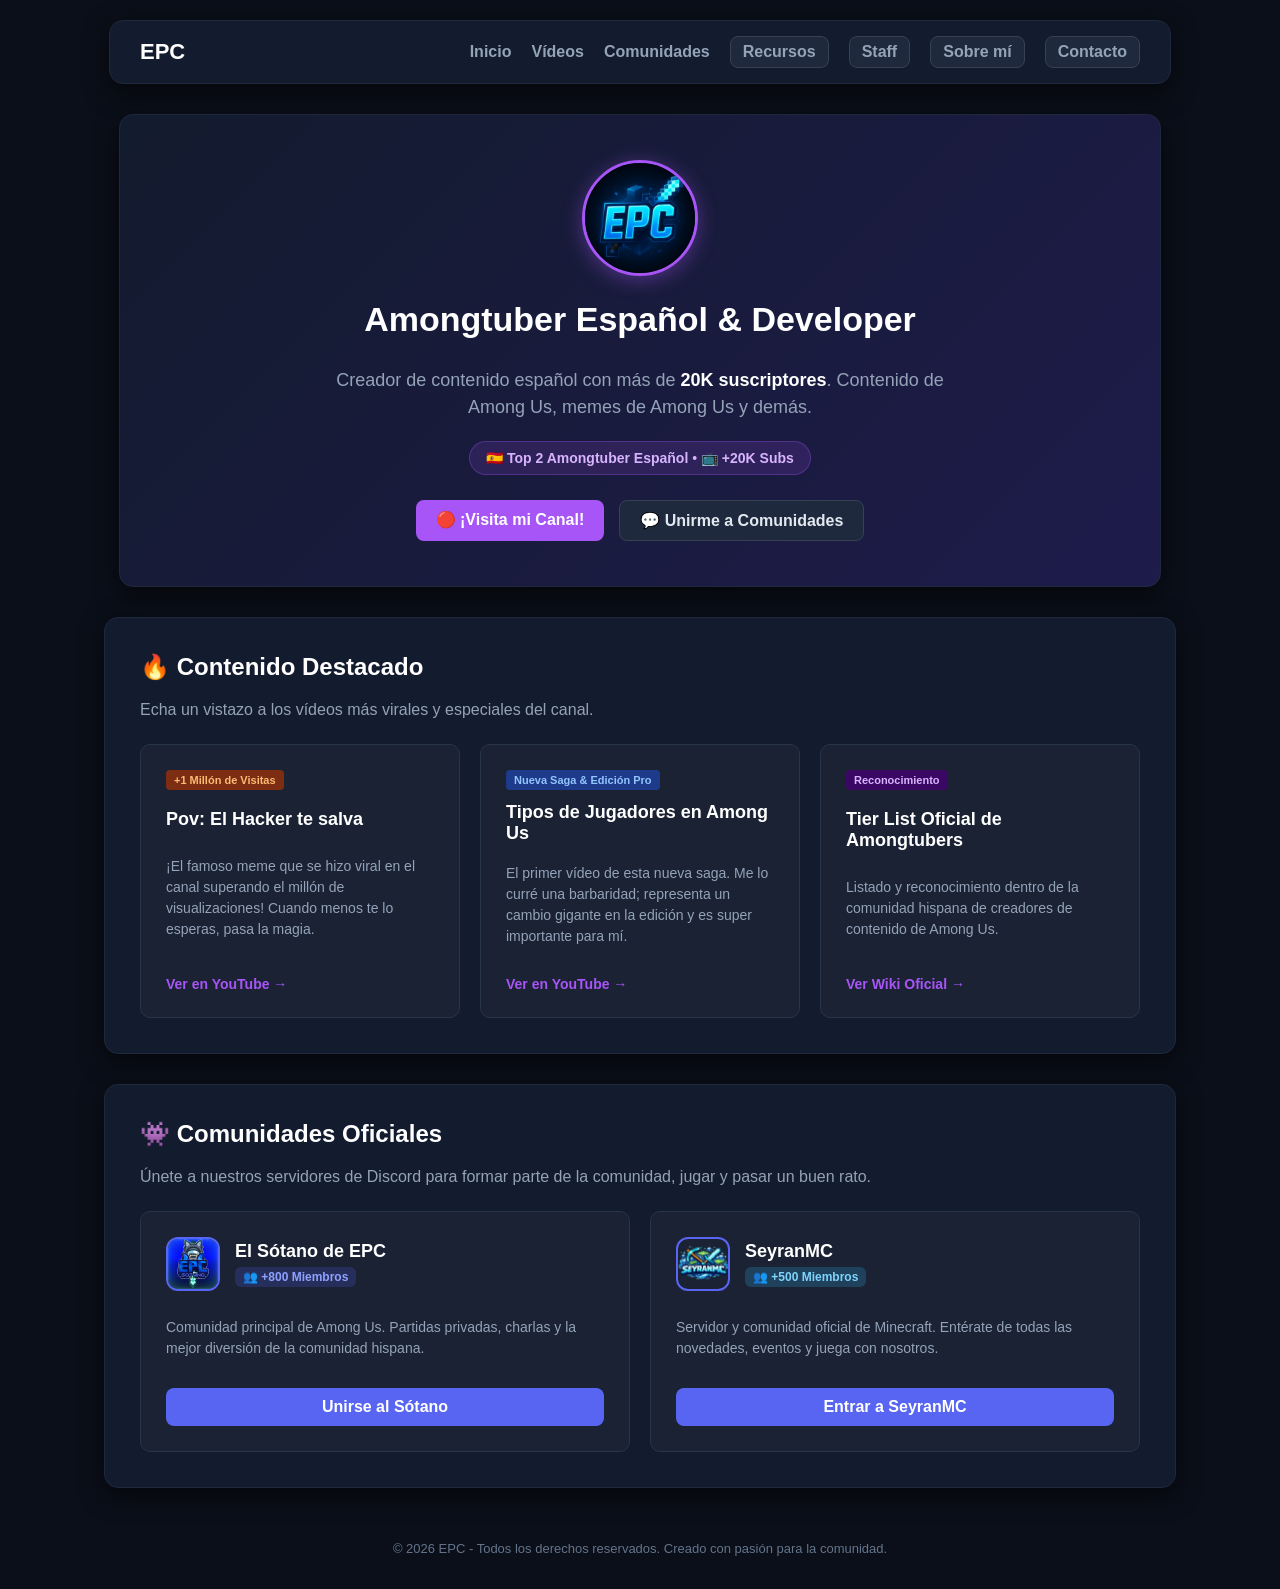
<file: index.html>
<!DOCTYPE html>
<html lang="es">
<head>
    <meta charset="UTF-8">
    <meta name="viewport" content="width=device-width, initial-scale=1.0">
    <title>EPC - Canal Oficial</title>
    <link rel="stylesheet" href="style.css">
</head>
<body>

    <header>
        <div class="nav-brand">
            <span>EPC</span>
        </div>
        <nav>
            <a href="index.html#inicio">Inicio</a>
            <a href="index.html#videos">Vídeos</a>
            <a href="index.html#comunidades">Comunidades</a>
            <a href="recursos.html" class="dev-link">Recursos</a>
            <a href="staff.html" class="dev-link">Staff</a>
            <a href="sobre-mi.html" class="dev-link">Sobre mí</a>
            <a href="contacto.html" class="dev-link">Contacto</a>
        </nav>
    </header>

    <section id="inicio" class="hero">
        <div class="hero-content">
            <div class="logo-grande-container">
                <img src="epc_logo.jpg" alt="Logo EPC" class="logo-grande-img">
            </div>
            
            <h1>Amongtuber Español & Developer</h1>
            <p>Creador de contenido español con más de <strong>20K suscriptores</strong>. Contenido de Among Us, memes de Among Us y demás.</p>
            
            <div class="ranking-badge">
                🇪🇸 <strong>Top 2 Amongtuber Español</strong> &bull; 📺 <strong>+20K Subs</strong>
            </div>

            <div class="hero-buttons">
                <a href="https://www.youtube.com/@EPC_11" target="_blank" class="btn primary">🔴 ¡Visita mi Canal!</a>
                <a href="#comunidades" class="btn secondary">💬 Unirme a Comunidades</a>
            </div>
        </div>
    </section>

    <section id="videos">
        <h2>🔥 Contenido Destacado</h2>
        <p class="section-desc">Echa un vistazo a los vídeos más virales y especiales del canal.</p>
        <div class="tarjetas-container">
            
            <div class="tarjeta video-card">
                <div class="video-tag viral">+1 Millón de Visitas</div>
                <h3>Pov: El Hacker te salva</h3>
                <p>¡El famoso meme que se hizo viral en el canal superando el millón de visualizaciones! Cuando menos te lo esperas, pasa la magia.</p>
                <a href="https://youtube.com/shorts/0-osHkQWtBU?si=VqTPkFMYzrnAulB3" target="_blank" class="link-btn">Ver en YouTube →</a>
            </div>

            <div class="tarjeta video-card">
                <div class="video-tag edicion">Nueva Saga & Edición Pro</div>
                <h3>Tipos de Jugadores en Among Us</h3>
                <p>El primer vídeo de esta nueva saga. Me lo curré una barbaridad; representa un cambio gigante en la edición y es super importante para mí.</p>
                <a href="https://youtube.com/shorts/g96o_Z-YT4w?si=yR-1SfSBdgVdgd4Z" target="_blank" class="link-btn">Ver en YouTube →</a>
            </div>

            <div class="tarjeta video-card">
                <div class="video-tag tier">Reconocimiento</div>
                <h3>Tier List Oficial de Amongtubers</h3>
                <p>Listado y reconocimiento dentro de la comunidad hispana de creadores de contenido de Among Us.</p>
                <a href="https://amongtubers.miraheze.org/wiki/Lista_de_amongtubers_hispanos_por_subscriptores" target="_blank" class="link-btn">Ver Wiki Oficial →</a>
            </div>

        </div>
    </section>

    <section id="comunidades">
        <h2>👾 Comunidades Oficiales</h2>
        <p class="section-desc">Únete a nuestros servidores de Discord para formar parte de la comunidad, jugar y pasar un buen rato.</p>
        <div class="tarjetas-container">
            
            <div class="tarjeta comunidad-card">
                <div class="comunidad-header">
                    <img src="sotano.jpg" alt="Sótano" class="comunidad-logo">
                    <div>
                        <h3>El Sótano de EPC</h3>
                        <span class="miembros-badge">👥 +800 Miembros</span>
                    </div>
                </div>
                <p>Comunidad principal de Among Us. Partidas privadas, charlas y la mejor diversión de la comunidad hispana.</p>
                <a href="https://discord.gg/zxq9vfVHn8" target="_blank" class="btn discord-btn">Unirse al Sótano</a>
            </div>

            <div class="tarjeta comunidad-card">
                <div class="comunidad-header">
                    <img src="seyran.png" alt="Seyran" class="comunidad-logo">
                    <div>
                        <h3>SeyranMC</h3>
                        <span class="miembros-badge minecraft-badge">👥 +500 Miembros</span>
                    </div>
                </div>
                <p>Servidor y comunidad oficial de Minecraft. Entérate de todas las novedades, eventos y juega con nosotros.</p>
                <a href="https://discord.gg/XQG5nABYjK" target="_blank" class="btn discord-btn">Entrar a SeyranMC</a>
            </div>

        </div>
    </section>

    <footer>
        <p>© 2026 EPC - Todos los derechos reservados. Creado con pasión para la comunidad.</p>
    </footer>

</body>
</html>
</file>
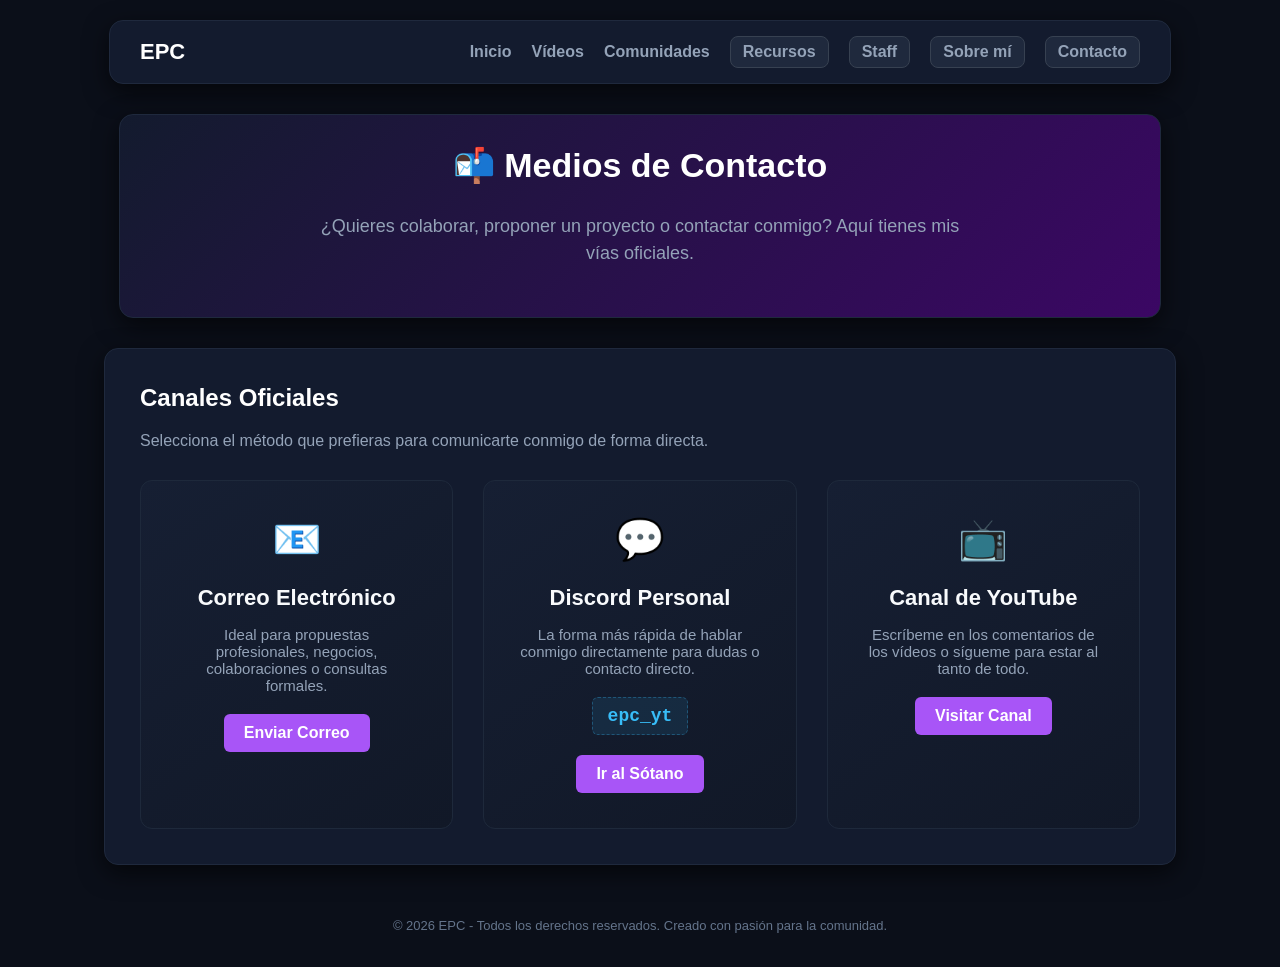
<file: contacto.html>
<!DOCTYPE html>
<html lang="es">
<head>
    <meta charset="UTF-8">
    <meta name="viewport" content="width=device-width, initial-scale=1.0">
    <title>EPC - Contacto</title>
    <link rel="stylesheet" href="style.css">
    <style>
        /* Estilos específicos para la página de contacto */
        .contacto-container {
            display: grid;
            grid-template-columns: repeat(auto-fit, minmax(280px, 1fr));
            gap: 30px;
            margin-top: 30px;
        }

        .contacto-card {
            background: linear-gradient(145deg, #161f33, #111827);
            border: 1px solid #1e293b;
            border-radius: 12px;
            padding: 35px;
            text-align: center;
            transition: transform 0.3s ease, border-color 0.3s ease;
        }

        .contacto-card:hover {
            transform: translateY(-5px);
            border-color: #a855f7;
        }

        .contacto-icon {
            font-size: 40px;
            margin-bottom: 20px;
        }

        .contacto-card h3 {
            color: #f8fafc;
            margin-bottom: 10px;
            font-size: 22px;
        }

        .contacto-card p {
            color: #94a3b8;
            font-size: 15px;
            margin-bottom: 20px;
        }

        .contacto-btn {
            display: inline-block;
            background: #a855f7;
            color: white;
            padding: 10px 20px;
            border-radius: 6px;
            text-decoration: none;
            font-weight: bold;
            transition: background 0.2s;
        }

        .contacto-btn:hover {
            background: #9333ea;
        }

        .discord-highlight {
            color: #38bdf8;
            font-family: monospace;
            font-size: 18px;
            font-weight: bold;
            background: rgba(56, 189, 248, 0.1);
            padding: 8px 15px;
            border-radius: 6px;
            display: inline-block;
            margin-bottom: 20px;
            border: 1px dashed rgba(56, 189, 248, 0.3);
        }
    </style>
</head>
<body>

    <header>
        <div class="nav-brand">
            <span>EPC</span>
        </div>
        <nav>
            <a href="index.html#inicio">Inicio</a>
            <a href="index.html#videos">Vídeos</a>
            <a href="index.html#comunidades">Comunidades</a>
            <a href="recursos.html" class="dev-link">Recursos</a>
            <a href="staff.html" class="dev-link">Staff</a>
            <a href="sobre-mi.html" class="dev-link">Sobre mí</a>
            <a href="contacto.html" class="dev-link">Contacto</a>
        </nav>
    </header>

    <section class="hero recursos-hero">
        <div class="hero-content">
            <h1>📬 Medios de Contacto</h1>
            <p>¿Quieres colaborar, proponer un proyecto o contactar conmigo? Aquí tienes mis vías oficiales.</p>
        </div>
    </section>

    <section id="contacto">
        <h2>Canales Oficiales</h2>
        <p class="section-desc">Selecciona el método que prefieras para comunicarte conmigo de forma directa.</p>
        
        <div class="contacto-container">
            
            <div class="contacto-card">
                <div class="contacto-icon">📧</div>
                <h3>Correo Electrónico</h3>
                <p>Ideal para propuestas profesionales, negocios, colaboraciones o consultas formales.</p>
                <a href="mailto:Edudurrod2011@gmail.com" class="contacto-btn">Enviar Correo</a>
            </div>

            <div class="contacto-card">
                <div class="contacto-icon">💬</div>
                <h3>Discord Personal</h3>
                <p>La forma más rápida de hablar conmigo directamente para dudas o contacto directo.</p>
                <div class="discord-highlight">epc_yt</div>
                <br>
                <a href="https://discord.gg/zxq9vfVHn8" target="_blank" class="contacto-btn">Ir al Sótano</a>
            </div>

            <div class="contacto-card">
                <div class="contacto-icon">📺</div>
                <h3>Canal de YouTube</h3>
                <p>Escríbeme en los comentarios de los vídeos o sígueme para estar al tanto de todo.</p>
                <a href="https://www.youtube.com/@EPC_11" target="_blank" class="contacto-btn">Visitar Canal</a>
            </div>

        </div>
    </section>

    <footer>
        <p>© 2026 EPC - Todos los derechos reservados. Creado con pasión para la comunidad.</p>
    </footer>

</body>
</html>
</file>
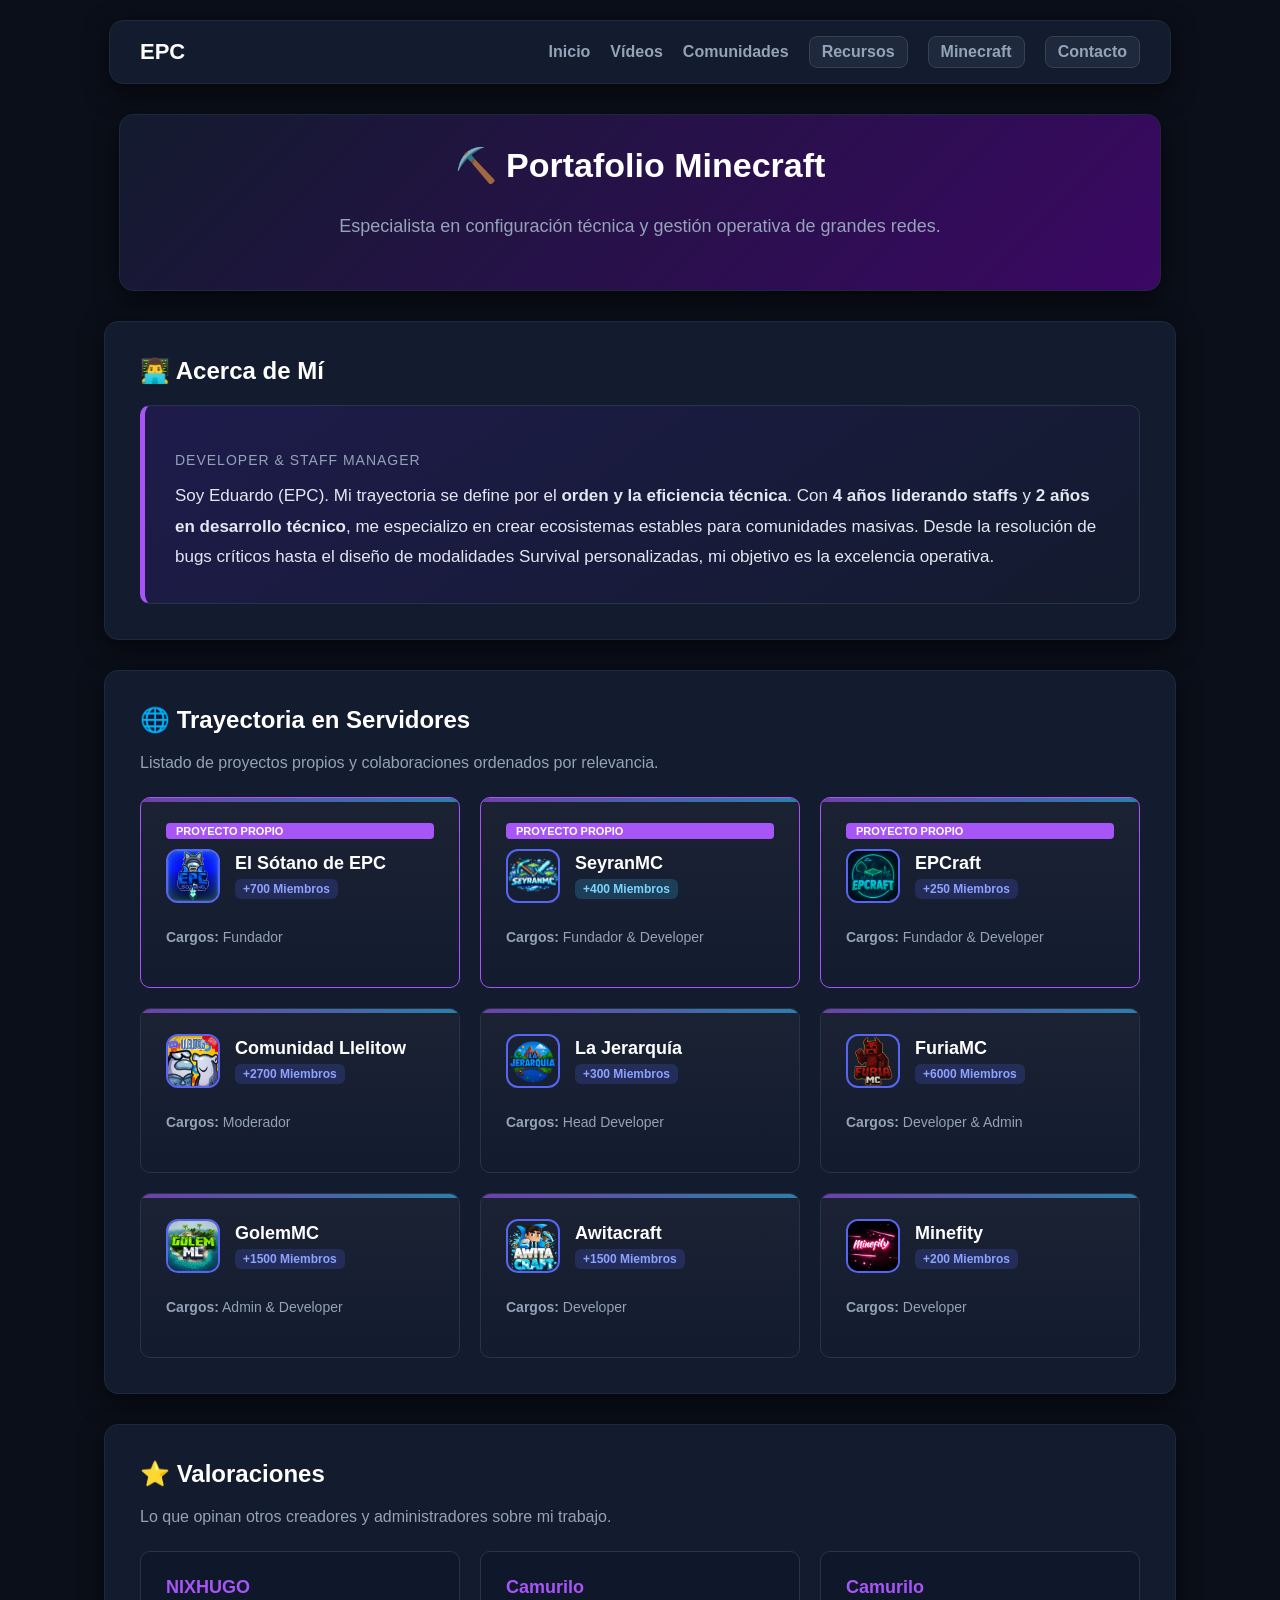
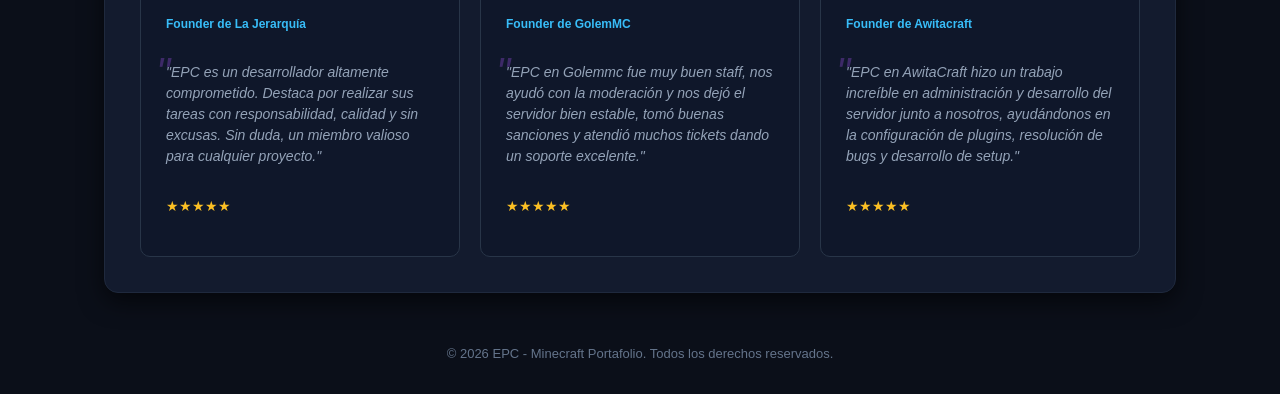
<file: minecraft.html>
<!DOCTYPE html>
<html lang="es">
<head>
    <meta charset="UTF-8">
    <meta name="viewport" content="width=device-width, initial-scale=1.0">
    <title>EPC - Minecraft Portafolio</title>
    <link rel="stylesheet" href="style.css">
    <style>
        /* Estilos extra de decoración específicos para esta página */
        .highlight-card {
            background: linear-gradient(145deg, #1e1b4b, #131b2e);
            border-left: 5px solid #a855f7 !important;
            padding: 30px;
        }

        .server-card {
            position: relative;
            overflow: hidden;
            background: linear-gradient(180deg, #1a2234 0%, #131b2e 100%);
        }

        .server-card::before {
            content: "";
            position: absolute;
            top: 0; left: 0; width: 100%; height: 4px;
            background: linear-gradient(90deg, #a855f7, #38bdf8);
            opacity: 0.6;
        }

        .badge-pro {
            background: #a855f7;
            color: white;
            padding: 2px 10px;
            border-radius: 4px;
            font-size: 11px;
            text-transform: uppercase;
            font-weight: bold;
            margin-bottom: 10px;
            display: inline-block;
        }

        .resena-card {
            border-style: solid;
            border-width: 1px;
            border-color: #283548;
            background-color: #0f172a;
        }

        .resena-quote {
            font-style: italic;
            color: #cbd5e1;
            position: relative;
        }

        .resena-quote::before {
            content: '"';
            font-size: 40px;
            color: #a855f7;
            position: absolute;
            top: -20px;
            left: -10px;
            opacity: 0.3;
        }
    </style>
</head>
<body>

    <header>
        <div class="nav-brand">
            <span>EPC</span>
        </div>
        <nav>
            <a href="index.html#inicio">Inicio</a>
            <a href="index.html#videos">Vídeos</a>
            <a href="index.html#comunidades">Comunidades</a>
            <a href="recursos.html" class="dev-link">Recursos</a>
            <a href="minecraft.html" class="dev-link">Minecraft</a>
            <a href="contacto.html" class="dev-link">Contacto</a>
        </nav>
    </header>

    <section class="hero recursos-hero">
        <div class="hero-content">
            <h1>⛏️ Portafolio Minecraft</h1>
            <p>Especialista en configuración técnica y gestión operativa de grandes redes.</p>
        </div>
    </section>

    <section id="sobre-mi">
        <h2>👨‍💻 Acerca de Mí</h2>
        <div class="tarjeta highlight-card" style="width: 100%; box-sizing: border-box;">
            <p style="color: #94a3b8; font-size: 14px; text-transform: uppercase; letter-spacing: 1px; margin-bottom: 10px;">Developer & Staff Manager</p>
            <p style="color: #e2e8f0; font-size: 17px; line-height: 1.8; margin: 0;">
                Soy Eduardo (EPC). Mi trayectoria se define por el <strong>orden y la eficiencia técnica</strong>. Con <strong>4 años liderando staffs</strong> y <strong>2 años en desarrollo técnico</strong>, me especializo en crear ecosistemas estables para comunidades masivas. Desde la resolución de bugs críticos hasta el diseño de modalidades Survival personalizadas, mi objetivo es la excelencia operativa.
            </p>
        </div>
    </section>

    <section id="servidores">
        <h2>🌐 Trayectoria en Servidores</h2>
        <p class="section-desc">Listado de proyectos propios y colaboraciones ordenados por relevancia.</p>
        
        <div class="tarjetas-container">
            
            <div class="tarjeta server-card" style="border-color: #a855f7;">
                <div class="badge-pro">PROYECTO PROPIO</div>
                <div class="comunidad-header">
                    <img src="sotano.jpg" alt="Sótano" class="comunidad-logo">
                    <div>
                        <h3>El Sótano de EPC</h3>
                        <span class="miembros-badge">+700 Miembros</span>
                    </div>
                </div>
                <p style="margin-top: 12px;"><strong>Cargos:</strong> Fundador</p>
            </div>

            <div class="tarjeta server-card" style="border-color: #a855f7;">
                <div class="badge-pro">PROYECTO PROPIO</div>
                <div class="comunidad-header">
                    <img src="seyran.png" alt="Seyran" class="comunidad-logo">
                    <div>
                        <h3>SeyranMC</h3>
                        <span class="miembros-badge minecraft-badge">+400 Miembros</span>
                    </div>
                </div>
                <p style="margin-top: 12px;"><strong>Cargos:</strong> Fundador & Developer</p>
            </div>

            <div class="tarjeta server-card" style="border-color: #a855f7;">
                <div class="badge-pro">PROYECTO PROPIO</div>
                <div class="comunidad-header">
                    <img src="logo_epcraft.png" alt="EPCraft" class="comunidad-logo">
                    <div>
                        <h3>EPCraft</h3>
                        <span class="miembros-badge">+250 Miembros</span>
                    </div>
                </div>
                <p style="margin-top: 12px;"><strong>Cargos:</strong> Fundador & Developer</p>
            </div>

            <div class="tarjeta server-card">
                <div class="comunidad-header">
                    <img src="logo_lleli.jpg" alt="Llelitow" class="comunidad-logo">
                    <div>
                        <h3>Comunidad Llelitow</h3>
                        <span class="miembros-badge">+2700 Miembros</span>
                    </div>
                </div>
                <p style="margin-top: 12px;"><strong>Cargos:</strong> Moderador</p>
            </div>

            <div class="tarjeta server-card">
                <div class="comunidad-header">
                    <img src="logo_jerarquia.png" alt="Jerarquía" class="comunidad-logo">
                    <div>
                        <h3>La Jerarquía</h3>
                        <span class="miembros-badge">+300 Miembros</span>
                    </div>
                </div>
                <p style="margin-top: 12px;"><strong>Cargos:</strong> Head Developer</p>
            </div>

            <div class="tarjeta server-card">
                <div class="comunidad-header">
                    <img src="logo_furiamc.png" alt="Furia" class="comunidad-logo">
                    <div>
                        <h3>FuriaMC</h3>
                        <span class="miembros-badge">+6000 Miembros</span>
                    </div>
                </div>
                <p style="margin-top: 12px;"><strong>Cargos:</strong> Developer & Admin</p>
            </div>

            <div class="tarjeta server-card">
                <div class="comunidad-header">
                    <img src="logo_golemmc.png" alt="Golem" class="comunidad-logo">
                    <div>
                        <h3>GolemMC</h3>
                        <span class="miembros-badge">+1500 Miembros</span>
                    </div>
                </div>
                <p style="margin-top: 12px;"><strong>Cargos:</strong> Admin & Developer</p>
            </div>

            <div class="tarjeta server-card">
                <div class="comunidad-header">
                    <img src="logo_awitacraft.png" alt="Awita" class="comunidad-logo">
                    <div>
                        <h3>Awitacraft</h3>
                        <span class="miembros-badge">+1500 Miembros</span>
                    </div>
                </div>
                <p style="margin-top: 12px;"><strong>Cargos:</strong> Developer</p>
            </div>

            <div class="tarjeta server-card">
                <div class="comunidad-header">
                    <img src="logo_minefity.png" alt="Minefity" class="comunidad-logo">
                    <div>
                        <h3>Minefity</h3>
                        <span class="miembros-badge">+200 Miembros</span>
                    </div>
                </div>
                <p style="margin-top: 12px;"><strong>Cargos:</strong> Developer</p>
            </div>

        </div>
    </section>

    <section id="resenas">
        <h2>⭐ Valoraciones</h2>
        <p class="section-desc">Lo que opinan otros creadores y administradores sobre mi trabajo.</p>
        
        <div class="tarjetas-container">
            
            <div class="tarjeta resena-card">
                <h3 style="color: #a855f7;">NIXHUGO</h3>
                <p style="color: #38bdf8; font-size: 12px; font-weight: bold; margin-bottom: 15px;">Founder de La Jerarquía</p>
                <p class="resena-quote">"EPC es un desarrollador altamente comprometido. Destaca por realizar sus tareas con responsabilidad, calidad y sin excusas. Sin duda, un miembro valioso para cualquier proyecto."</p>
                <p style="color: #fbbf24; margin-top: 15px;">★★★★★</p>
            </div>

            <div class="tarjeta resena-card">
                <h3 style="color: #a855f7;">Camurilo</h3>
                <p style="color: #38bdf8; font-size: 12px; font-weight: bold; margin-bottom: 15px;">Founder de GolemMC</p>
                <p class="resena-quote">"EPC en Golemmc fue muy buen staff, nos ayudó con la moderación y nos dejó el servidor bien estable, tomó buenas sanciones y atendió muchos tickets dando un soporte excelente."</p>
                <p style="color: #fbbf24; margin-top: 15px;">★★★★★</p>
            </div>

            <div class="tarjeta resena-card">
                <h3 style="color: #a855f7;">Camurilo</h3>
                <p style="color: #38bdf8; font-size: 12px; font-weight: bold; margin-bottom: 15px;">Founder de Awitacraft</p>
                <p class="resena-quote">"EPC en AwitaCraft hizo un trabajo increíble en administración y desarrollo del servidor junto a nosotros, ayudándonos en la configuración de plugins, resolución de bugs y desarrollo de setup."</p>
                <p style="color: #fbbf24; margin-top: 15px;">★★★★★</p>
            </div>

        </div>
    </section>

    <footer>
        <p>© 2026 EPC - Minecraft Portafolio. Todos los derechos reservados.</p>
    </footer>

</body>
</html>
</file>
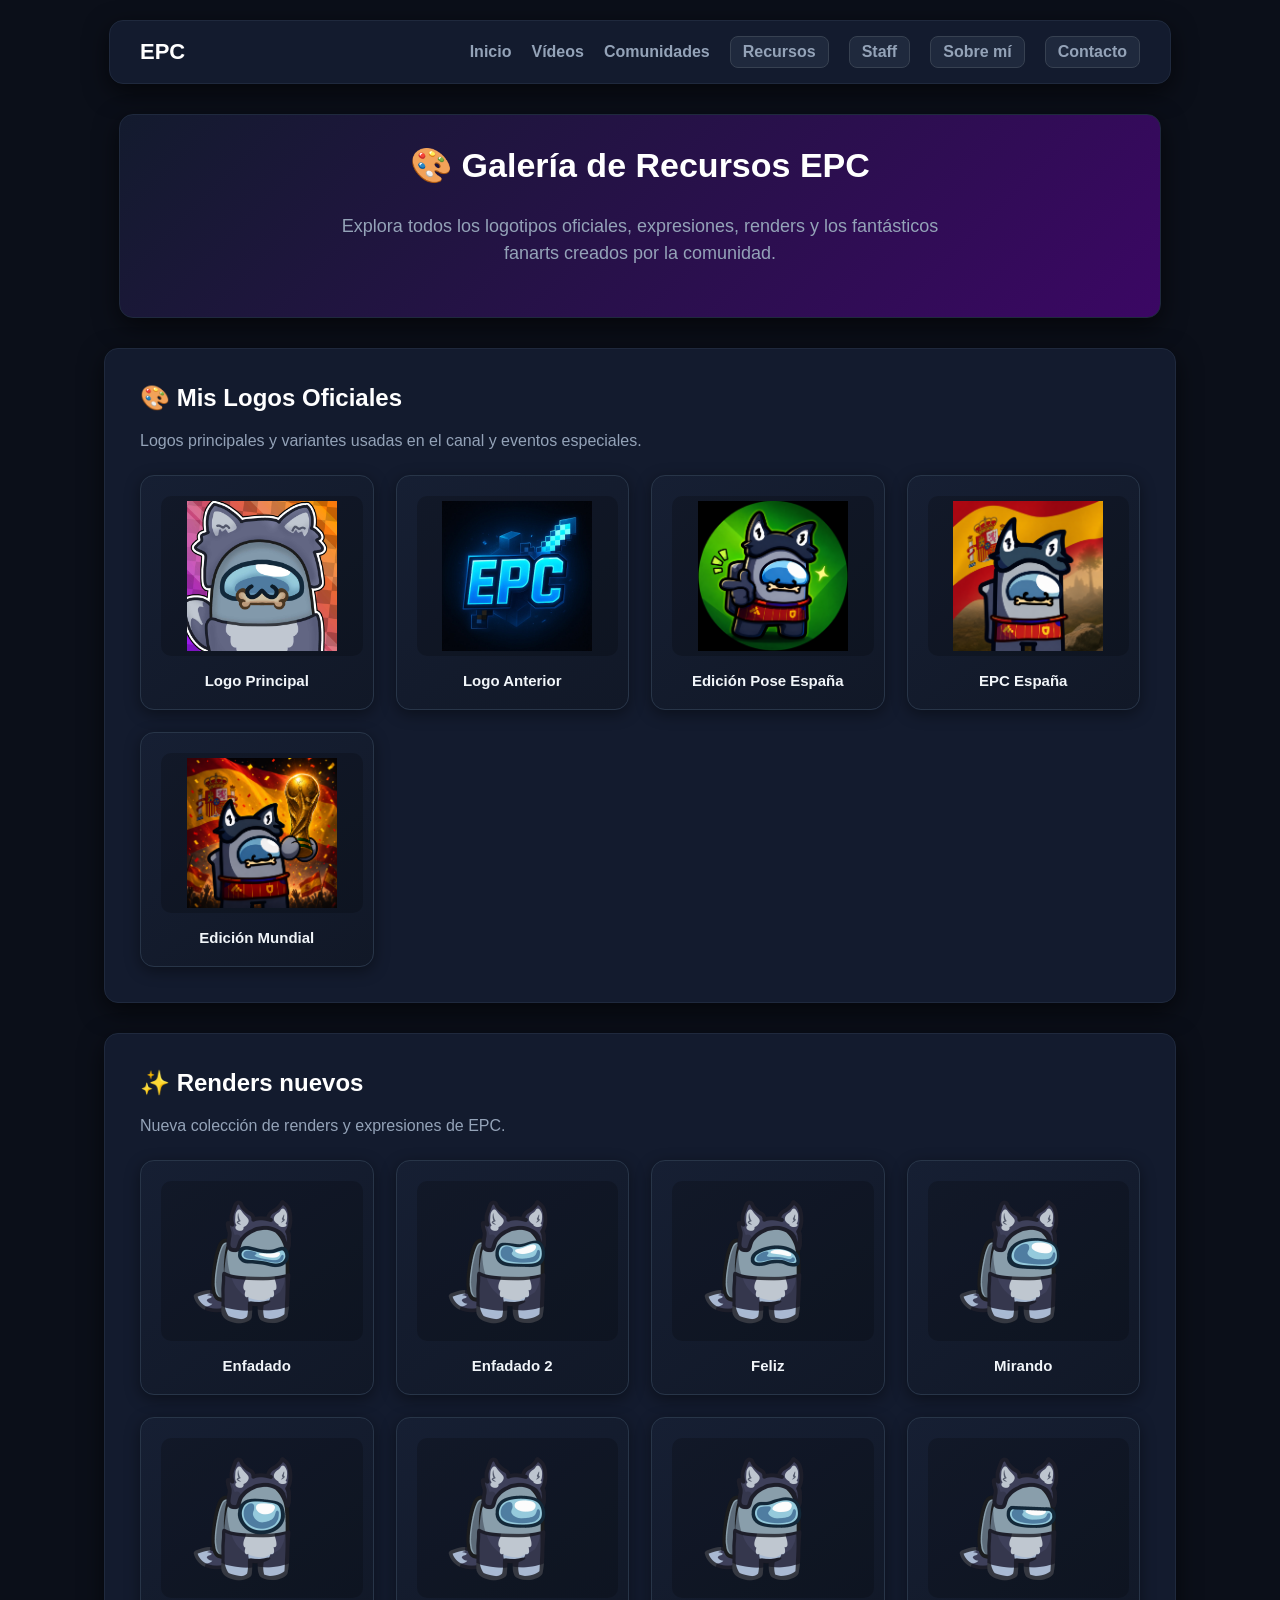
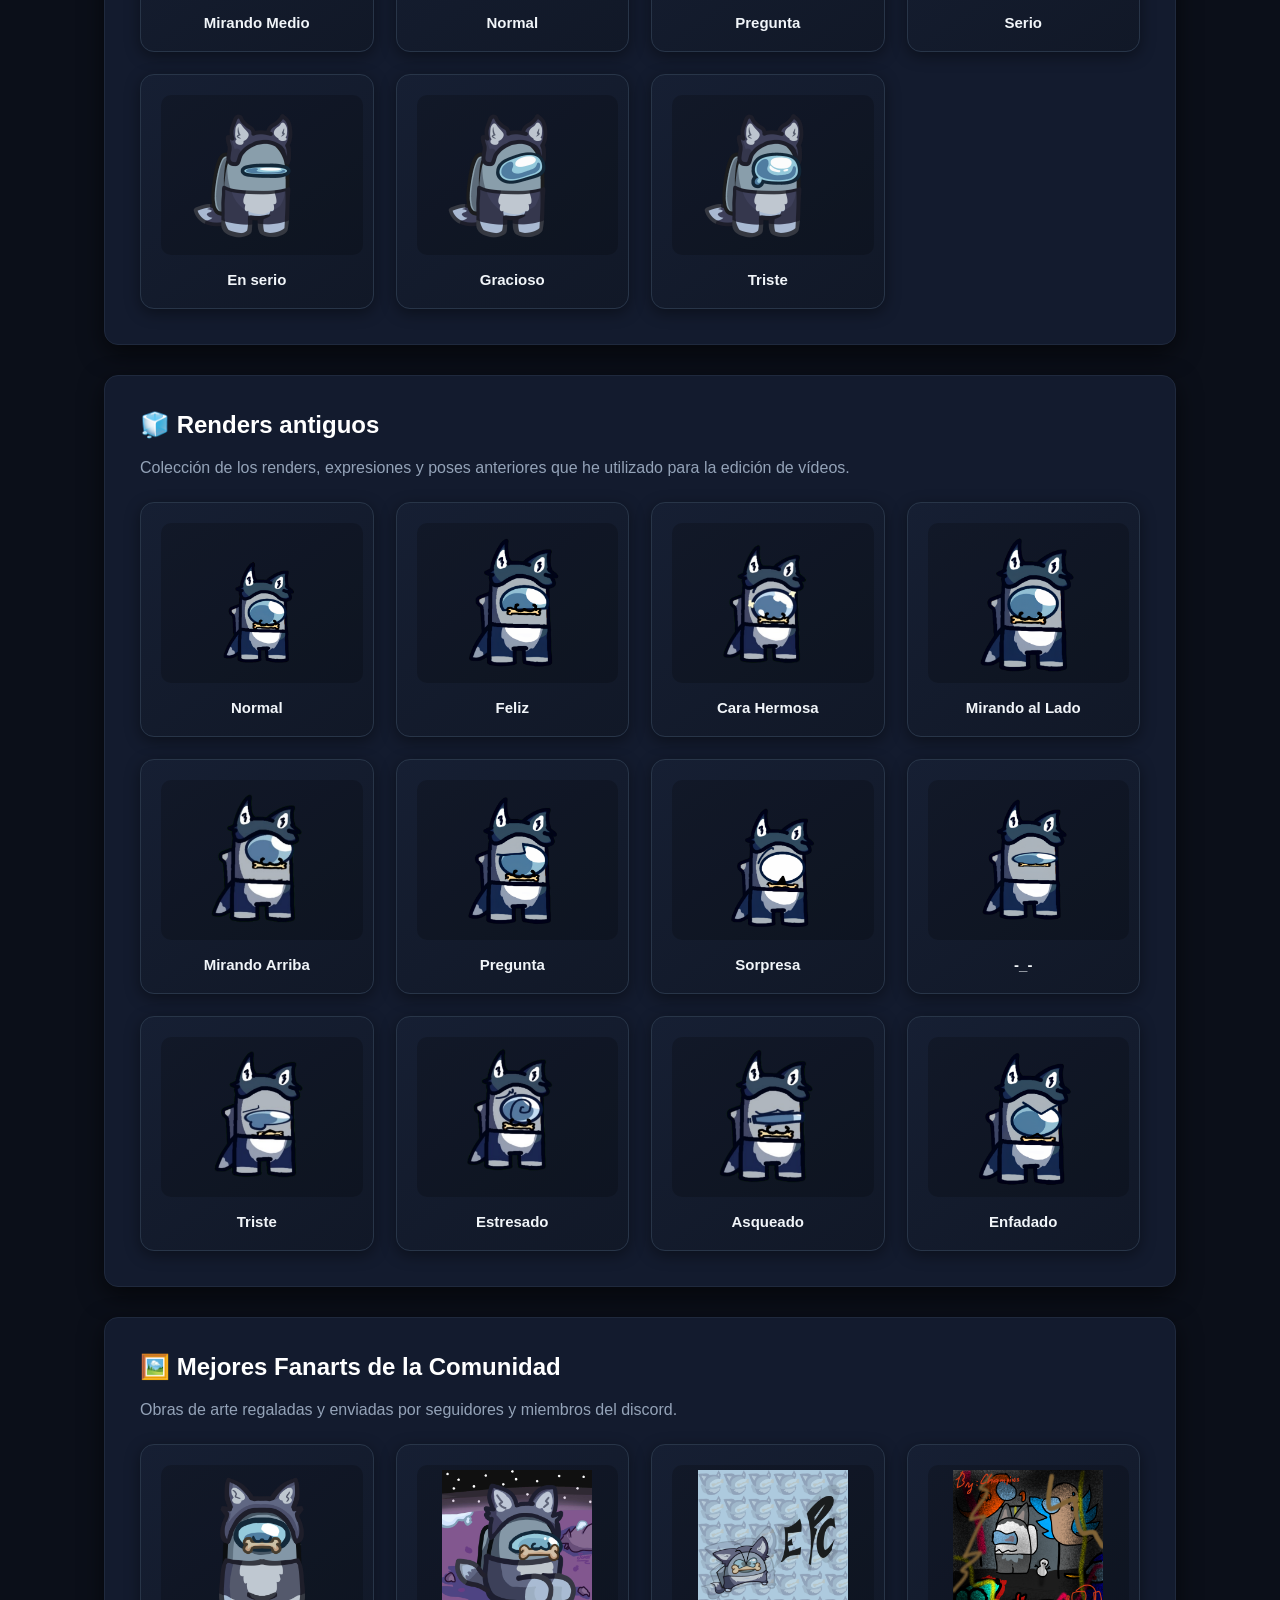
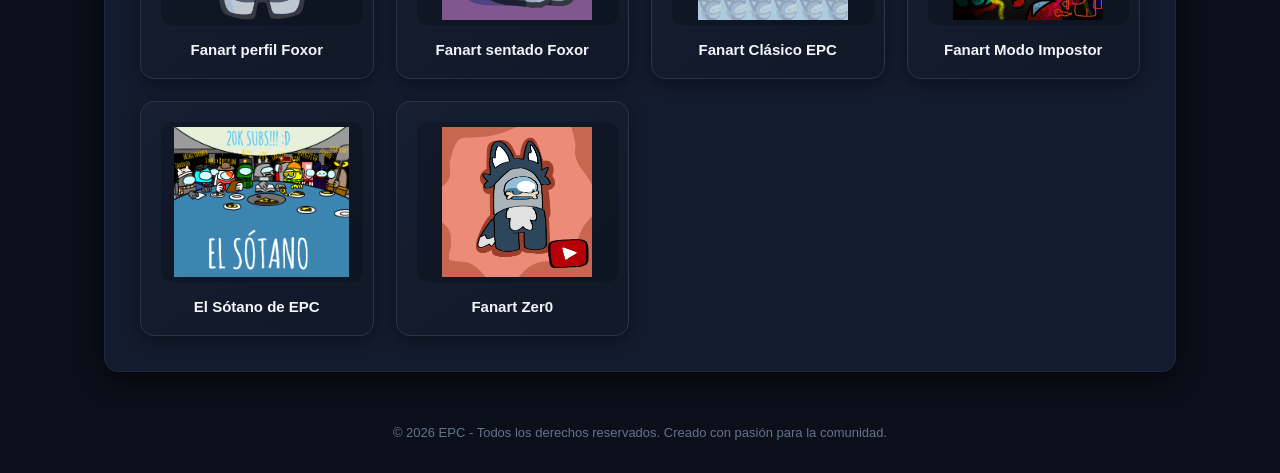
<file: recursos.html>
<!DOCTYPE html>
<html lang="es">
<head>
    <meta charset="UTF-8">
    <meta name="viewport" content="width=device-width, initial-scale=1.0">
    <title>EPC - Recursos y Diseños Oficiales</title>
    <link rel="stylesheet" href="style.css">
</head>
<body>

    <header>
        <div class="nav-brand">
            <span>EPC</span>
        </div>
        <nav>
            <a href="index.html#inicio">Inicio</a>
            <a href="index.html#videos">Vídeos</a>
            <a href="index.html#comunidades">Comunidades</a>
            <a href="recursos.html" class="dev-link">Recursos</a>
            <a href="staff.html" class="dev-link">Staff</a>
            <a href="sobre-mi.html" class="dev-link">Sobre mí</a>
            <a href="contacto.html" class="dev-link">Contacto</a>
        </nav>
    </header>

    <section class="hero recursos-hero">
        <div class="hero-content">
            <h1>🎨 Galería de Recursos EPC</h1>
            <p>Explora todos los logotipos oficiales, expresiones, renders y los fantásticos fanarts creados por la comunidad.</p>
        </div>
    </section>

    <section id="logos">
        <h2>🎨 Mis Logos Oficiales</h2>
        <p class="section-desc">Logos principales y variantes usadas en el canal y eventos especiales.</p>
        
        <div class="galeria-grid">

            <div class="galeria-item">
                <img src="epc_nuevo.jpg" alt="Nuevo Logo Principal EPC">
                <h4>Logo Principal</h4>
            </div>

            <div class="galeria-item">
                <img src="epc_logo.jpg" alt="Logo Anterior EPC">
                <h4>Logo Anterior</h4>
            </div>

            <div class="galeria-item">
                <img src="epc_españa_pose.png" alt="EPC España Pose">
                <h4>Edición Pose España</h4>
            </div>

            <div class="galeria-item">
                <img src="epc_españa.png" alt="EPC España">
                <h4>EPC España</h4>
            </div>

            <div class="galeria-item">
                <img src="epc_españa_mundial.png" alt="EPC España Mundial">
                <h4>Edición Mundial</h4>
            </div>

        </div>
    </section>

    <!-- RENDERS NUEVOS -->
    <section id="renders-nuevos">
        <h2>✨ Renders nuevos</h2>
        <p class="section-desc">Nueva colección de renders y expresiones de EPC.</p>
        
        <div class="galeria-grid">

            <div class="galeria-item">
                <img src="epc_enfadado.png" alt="EPC Enfadado">
                <h4>Enfadado</h4>
            </div>

            <div class="galeria-item">
                <img src="epc_enfadado2.png" alt="EPC Enfadado 2">
                <h4>Enfadado 2</h4>
            </div>

            <div class="galeria-item">
                <img src="epc_feliz.png" alt="EPC Feliz">
                <h4>Feliz</h4>
            </div>

            <div class="galeria-item">
                <img src="epc_mirando.png" alt="EPC Mirando">
                <h4>Mirando</h4>
            </div>

            <div class="galeria-item">
                <img src="epc_mirando_medio.png" alt="EPC Mirando Medio">
                <h4>Mirando Medio</h4>
            </div>

            <div class="galeria-item">
                <img src="epc_normal.png" alt="EPC Normal">
                <h4>Normal</h4>
            </div>

            <div class="galeria-item">
                <img src="epc_pregunta.png" alt="EPC Pregunta">
                <h4>Pregunta</h4>
            </div>

            <div class="galeria-item">
                <img src="epc_serio.png" alt="EPC Serio">
                <h4>Serio</h4>
            </div>

            <div class="galeria-item">
                <img src="epc_enserio.png" alt="EPC en serio">
                <h4>En serio</h4>
            </div>

            <div class="galeria-item">
                <img src="epc_gracioso.png" alt="EPC gracioso">
                <h4>Gracioso</h4>
            </div>

            <div class="galeria-item">
                <img src="epc_triste.png" alt="EPC Triste">
                <h4>Triste</h4>
            </div>

        </div>
    </section>

    <!-- RENDERS ANTIGUOS -->
    <section id="renders">
        <h2>🧊 Renders antiguos</h2>
        <p class="section-desc">Colección de los renders, expresiones y poses anteriores que he utilizado para la edición de vídeos.</p>
        
        <div class="galeria-grid">

            <div class="galeria-item">
                <img src="Normal.png" alt="Normal">
                <h4>Normal</h4>
            </div>

            <div class="galeria-item">
                <img src="Feliz.png" alt="Feliz">
                <h4>Feliz</h4>
            </div>

            <div class="galeria-item">
                <img src="Cara Hermosa.png" alt="Cara Hermosa">
                <h4>Cara Hermosa</h4>
            </div>

            <div class="galeria-item">
                <img src="Mirando-Lado.png" alt="Mirando al Lado">
                <h4>Mirando al Lado</h4>
            </div>

            <div class="galeria-item">
                <img src="Mirando-Arriba.png" alt="Mirando Arriba">
                <h4>Mirando Arriba</h4>
            </div>

            <div class="galeria-item">
                <img src="Pregunta.png" alt="Pregunta">
                <h4>Pregunta</h4>
            </div>

            <div class="galeria-item">
                <img src="Sorpresa.png" alt="Sorpresa">
                <h4>Sorpresa</h4>
            </div>

            <div class="galeria-item">
                <img src="-_-.png" alt="-_-">
                <h4>-_-</h4>
            </div>

            <div class="galeria-item">
                <img src="Triste.png" alt="Triste">
                <h4>Triste</h4>
            </div>

            <div class="galeria-item">
                <img src="Estresado.png" alt="Estresado">
                <h4>Estresado</h4>
            </div>

            <div class="galeria-item">
                <img src="Asqueado.png" alt="Asqueado">
                <h4>Asqueado</h4>
            </div>

            <div class="galeria-item">
                <img src="Enfadado.png" alt="Enfadado">
                <h4>Enfadado</h4>
            </div>

        </div>
    </section>

    <section id="fanarts">
        <h2>🖼️ Mejores Fanarts de la Comunidad</h2>
        <p class="section-desc">Obras de arte regaladas y enviadas por seguidores y miembros del discord.</p>
        
        <div class="galeria-grid">

            <div class="galeria-item">
                <img src="Fanart1Foxor.png" alt="Fanart perfil Foxor">
                <h4>Fanart perfil Foxor</h4>
            </div>

            <div class="galeria-item">
                <img src="Fanart2Foxor.jpg" alt="Fanart sentado Foxor">
                <h4>Fanart sentado Foxor</h4>
            </div>

            <div class="galeria-item">
                <img src="./Fanart.png" alt="Fanart clásico de EPC" loading="eager" decoding="async">
                <h4>Fanart Clásico EPC</h4>
            </div>

            <div class="galeria-item">
                <img src="FanartImpostor.png" alt="Fanart Impostor">
                <h4>Fanart Modo Impostor</h4>
            </div>

            <div class="galeria-item">
                <img src="El_Sotano_de_EPC.png" alt="El Sótano de EPC">
                <h4>El Sótano de EPC</h4>
            </div>

            <div class="galeria-item">
                <img src="FanartZer0.png" alt="Fanart Zer0">
                <h4>Fanart Zer0</h4>
            </div>

        </div>
    </section>

    <footer>
        <p>© 2026 EPC - Todos los derechos reservados. Creado con pasión para la comunidad.</p>
    </footer>

</body>
</html>
</file>
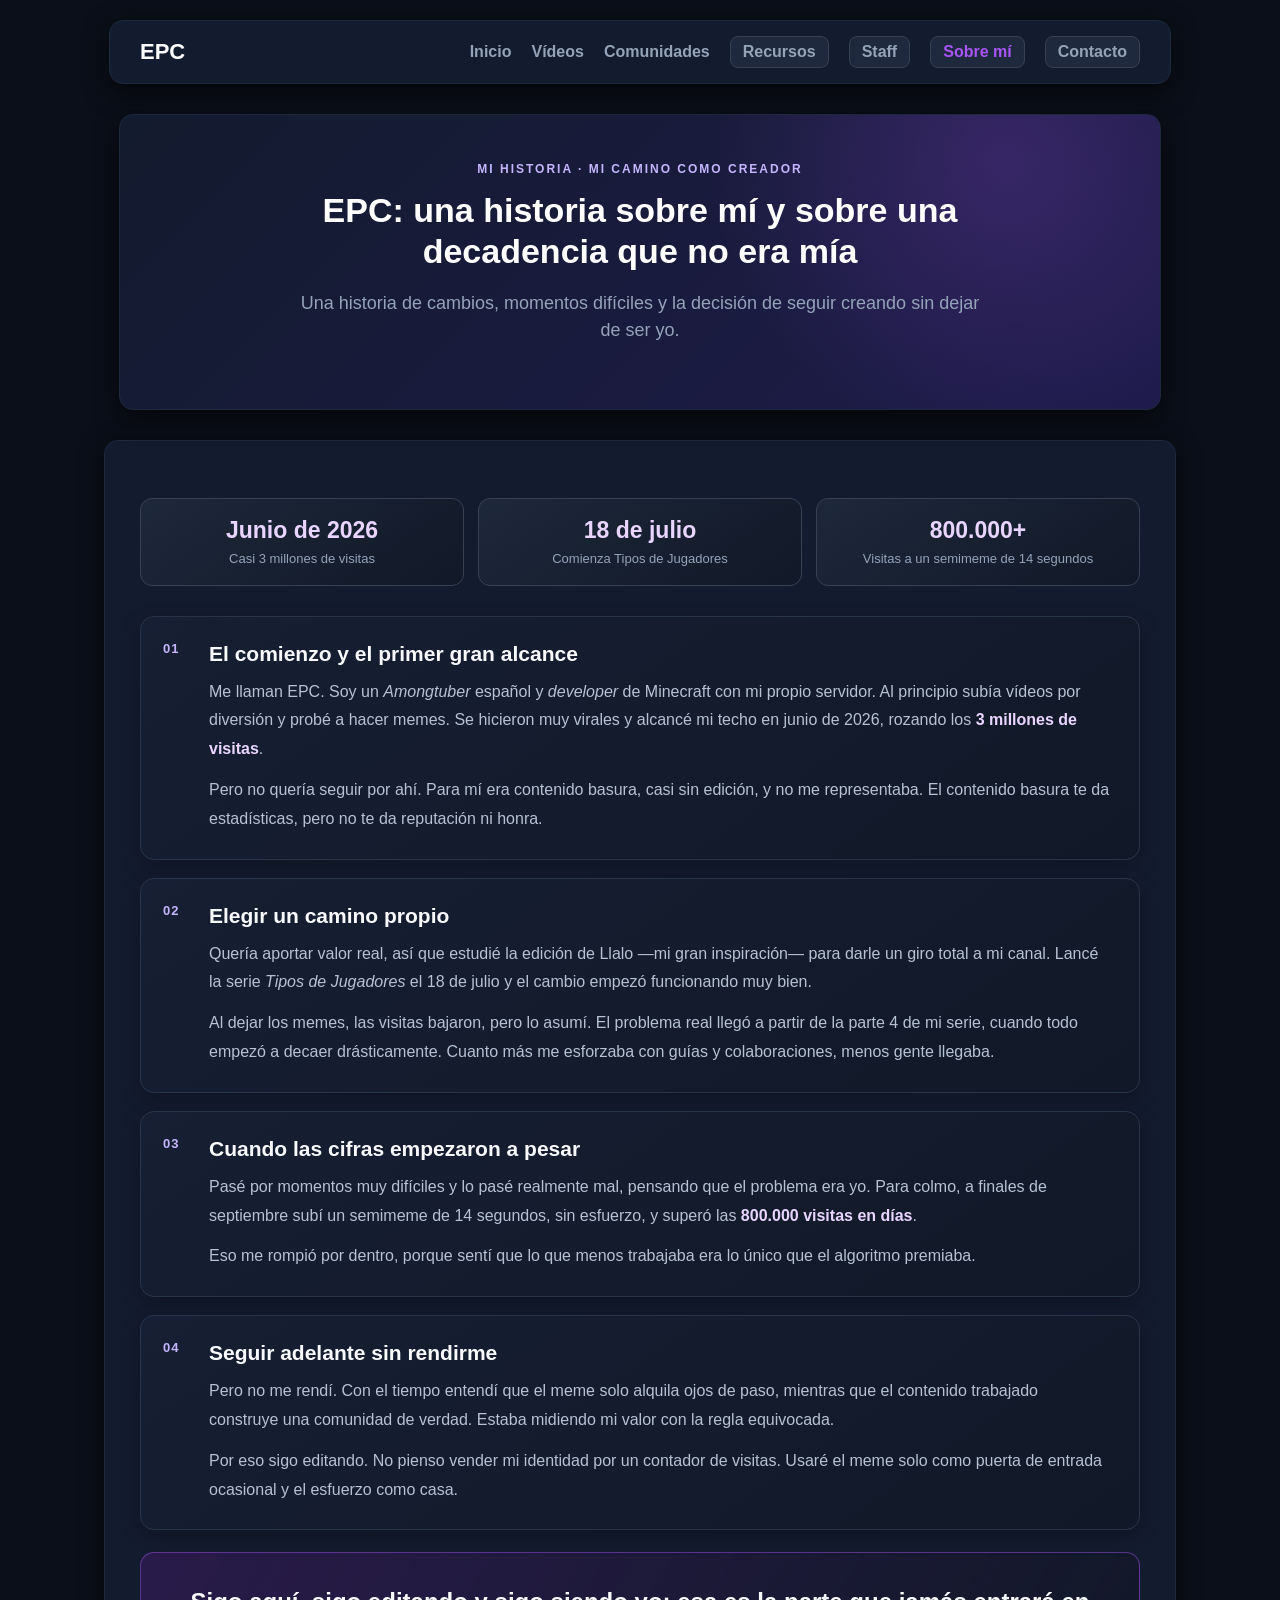
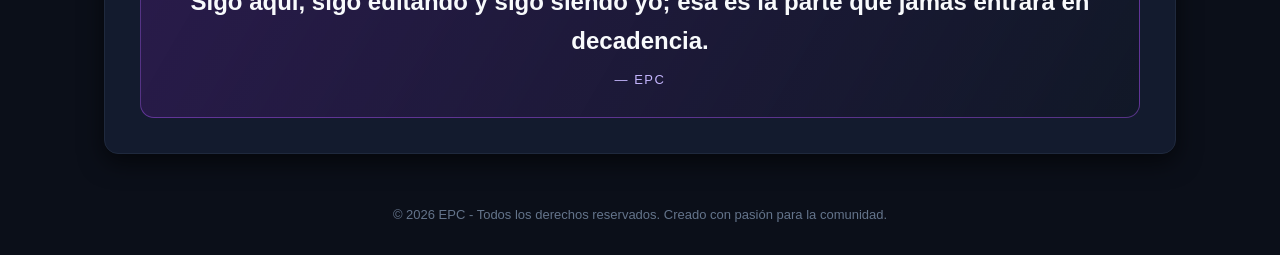
<file: sobre-mi.html>
<!DOCTYPE html>
<html lang="es">
<head>
    <meta charset="UTF-8">
    <meta name="viewport" content="width=device-width, initial-scale=1.0">
    <title>EPC - Sobre mí</title>
    <link rel="stylesheet" href="style.css">
    <style>
        .historia-intro {
            position: relative;
            overflow: hidden;
            background:
                radial-gradient(circle at 85% 15%, rgba(168, 85, 247, 0.2), transparent 32%),
                linear-gradient(135deg, #131b2e 0%, #1e1b4b 100%);
        }

        .historia-intro h1 {
            max-width: 780px;
            margin: 0 auto 18px;
            line-height: 1.2;
        }

        .historia-intro p {
            max-width: 680px;
        }

        .historia-intro .eyebrow {
            color: #c4b5fd;
            font-size: 12px;
            font-weight: 700;
            letter-spacing: 2px;
            text-transform: uppercase;
            margin-bottom: 12px;
        }

        .historia-stats {
            display: grid;
            grid-template-columns: repeat(auto-fit, minmax(170px, 1fr));
            gap: 14px;
            margin: 22px 0 30px;
        }

        .historia-stat {
            padding: 18px;
            text-align: center;
            background: linear-gradient(145deg, rgba(30, 41, 59, 0.94), rgba(17, 24, 39, 0.94));
            border: 1px solid #374151;
            border-radius: 12px;
        }

        .historia-stat strong {
            display: block;
            color: #e9d5ff;
            font-size: 23px;
            margin-bottom: 5px;
        }

        .historia-stat span {
            color: #94a3b8;
            font-size: 13px;
        }

        .historia-timeline {
            display: grid;
            gap: 18px;
            counter-reset: historia;
        }

        .historia-etapa {
            position: relative;
            padding: 25px 28px 25px 68px;
            background: linear-gradient(145deg, #161f33, #111827);
            border: 1px solid #283548;
            border-radius: 14px;
            box-shadow: 0 6px 20px rgba(0, 0, 0, 0.24);
            counter-increment: historia;
        }

        .historia-etapa::before {
            content: counter(historia, decimal-leading-zero);
            position: absolute;
            left: 22px;
            top: 24px;
            color: #c4b5fd;
            font-size: 13px;
            font-weight: 800;
            letter-spacing: 1px;
        }

        .historia-etapa h2 {
            margin-bottom: 12px;
            color: #f8fafc;
            font-size: 21px;
        }

        .historia-etapa p {
            margin: 0 0 12px;
            color: #b6c2d2;
            line-height: 1.8;
        }

        .historia-etapa p:last-child {
            margin-bottom: 0;
        }

        .historia-etapa strong {
            color: #e9d5ff;
        }

        .historia-cierre {
            margin-top: 22px;
            padding: 30px;
            border: 1px solid rgba(168, 85, 247, 0.45);
            border-radius: 14px;
            background: linear-gradient(120deg, rgba(88, 28, 135, 0.32), rgba(17, 24, 39, 0.96));
            text-align: center;
        }

        .historia-cierre p {
            margin: 0;
            color: #f8fafc;
            font-size: clamp(18px, 3vw, 24px);
            font-weight: 700;
            line-height: 1.6;
        }

        .historia-cierre span {
            display: block;
            margin-top: 12px;
            color: #c4b5fd;
            font-size: 13px;
            letter-spacing: 1.5px;
            text-transform: uppercase;
        }

        @media (max-width: 600px) {
            .historia-etapa {
                padding: 56px 20px 22px;
            }

            .historia-etapa::before {
                top: 20px;
                left: 20px;
            }

            .historia-cierre {
                padding: 24px 18px;
            }
        }
    </style>
</head>
<body>

    <header>
        <div class="nav-brand">
            <span>EPC</span>
        </div>
        <nav>
            <a href="index.html#inicio">Inicio</a>
            <a href="index.html#videos">Vídeos</a>
            <a href="index.html#comunidades">Comunidades</a>
            <a href="recursos.html" class="dev-link">Recursos</a>
            <a href="staff.html" class="dev-link">Staff</a>
            <a href="sobre-mi.html" class="dev-link active-nav">Sobre mí</a>
            <a href="contacto.html" class="dev-link">Contacto</a>
        </nav>
    </header>

    <section class="hero historia-intro">
        <div class="hero-content">
            <p class="eyebrow">Mi historia · Mi camino como creador</p>
            <h1>EPC: una historia sobre mí y sobre una decadencia que no era mía</h1>
            <p>Una historia de cambios, momentos difíciles y la decisión de seguir creando sin dejar de ser yo.</p>
        </div>
    </section>

    <section aria-label="Hitos de mi historia">
        <div class="historia-stats">
            <div class="historia-stat">
                <strong>Junio de 2026</strong>
                <span>Casi 3 millones de visitas</span>
            </div>
            <div class="historia-stat">
                <strong>18 de julio</strong>
                <span>Comienza Tipos de Jugadores</span>
            </div>
            <div class="historia-stat">
                <strong>800.000+</strong>
                <span>Visitas a un semimeme de 14 segundos</span>
            </div>
        </div>

        <div class="historia-timeline">
            <article class="historia-etapa">
                <h2>El comienzo y el primer gran alcance</h2>
                <p>Me llaman EPC. Soy un <em>Amongtuber</em> español y <em>developer</em> de Minecraft con mi propio servidor. Al principio subía vídeos por diversión y probé a hacer memes. Se hicieron muy virales y alcancé mi techo en junio de 2026, rozando los <strong>3 millones de visitas</strong>.</p>
                <p>Pero no quería seguir por ahí. Para mí era contenido basura, casi sin edición, y no me representaba. El contenido basura te da estadísticas, pero no te da reputación ni honra.</p>
            </article>

            <article class="historia-etapa">
                <h2>Elegir un camino propio</h2>
                <p>Quería aportar valor real, así que estudié la edición de Llalo —mi gran inspiración— para darle un giro total a mi canal. Lancé la serie <em>Tipos de Jugadores</em> el 18 de julio y el cambio empezó funcionando muy bien.</p>
                <p>Al dejar los memes, las visitas bajaron, pero lo asumí. El problema real llegó a partir de la parte 4 de mi serie, cuando todo empezó a decaer drásticamente. Cuanto más me esforzaba con guías y colaboraciones, menos gente llegaba.</p>
            </article>

            <article class="historia-etapa">
                <h2>Cuando las cifras empezaron a pesar</h2>
                <p>Pasé por momentos muy difíciles y lo pasé realmente mal, pensando que el problema era yo. Para colmo, a finales de septiembre subí un semimeme de 14 segundos, sin esfuerzo, y superó las <strong>800.000 visitas en días</strong>.</p>
                <p>Eso me rompió por dentro, porque sentí que lo que menos trabajaba era lo único que el algoritmo premiaba.</p>
            </article>

            <article class="historia-etapa">
                <h2>Seguir adelante sin rendirme</h2>
                <p>Pero no me rendí. Con el tiempo entendí que el meme solo alquila ojos de paso, mientras que el contenido trabajado construye una comunidad de verdad. Estaba midiendo mi valor con la regla equivocada.</p>
                <p>Por eso sigo editando. No pienso vender mi identidad por un contador de visitas. Usaré el meme solo como puerta de entrada ocasional y el esfuerzo como casa.</p>
            </article>
        </div>

        <div class="historia-cierre">
            <p>Sigo aquí, sigo editando y sigo siendo yo; esa es la parte que jamás entrará en decadencia.</p>
            <span>— EPC</span>
        </div>
    </section>

    <footer>
        <p>© 2026 EPC - Todos los derechos reservados. Creado con pasión para la comunidad.</p>
    </footer>

</body>
</html>
</file>
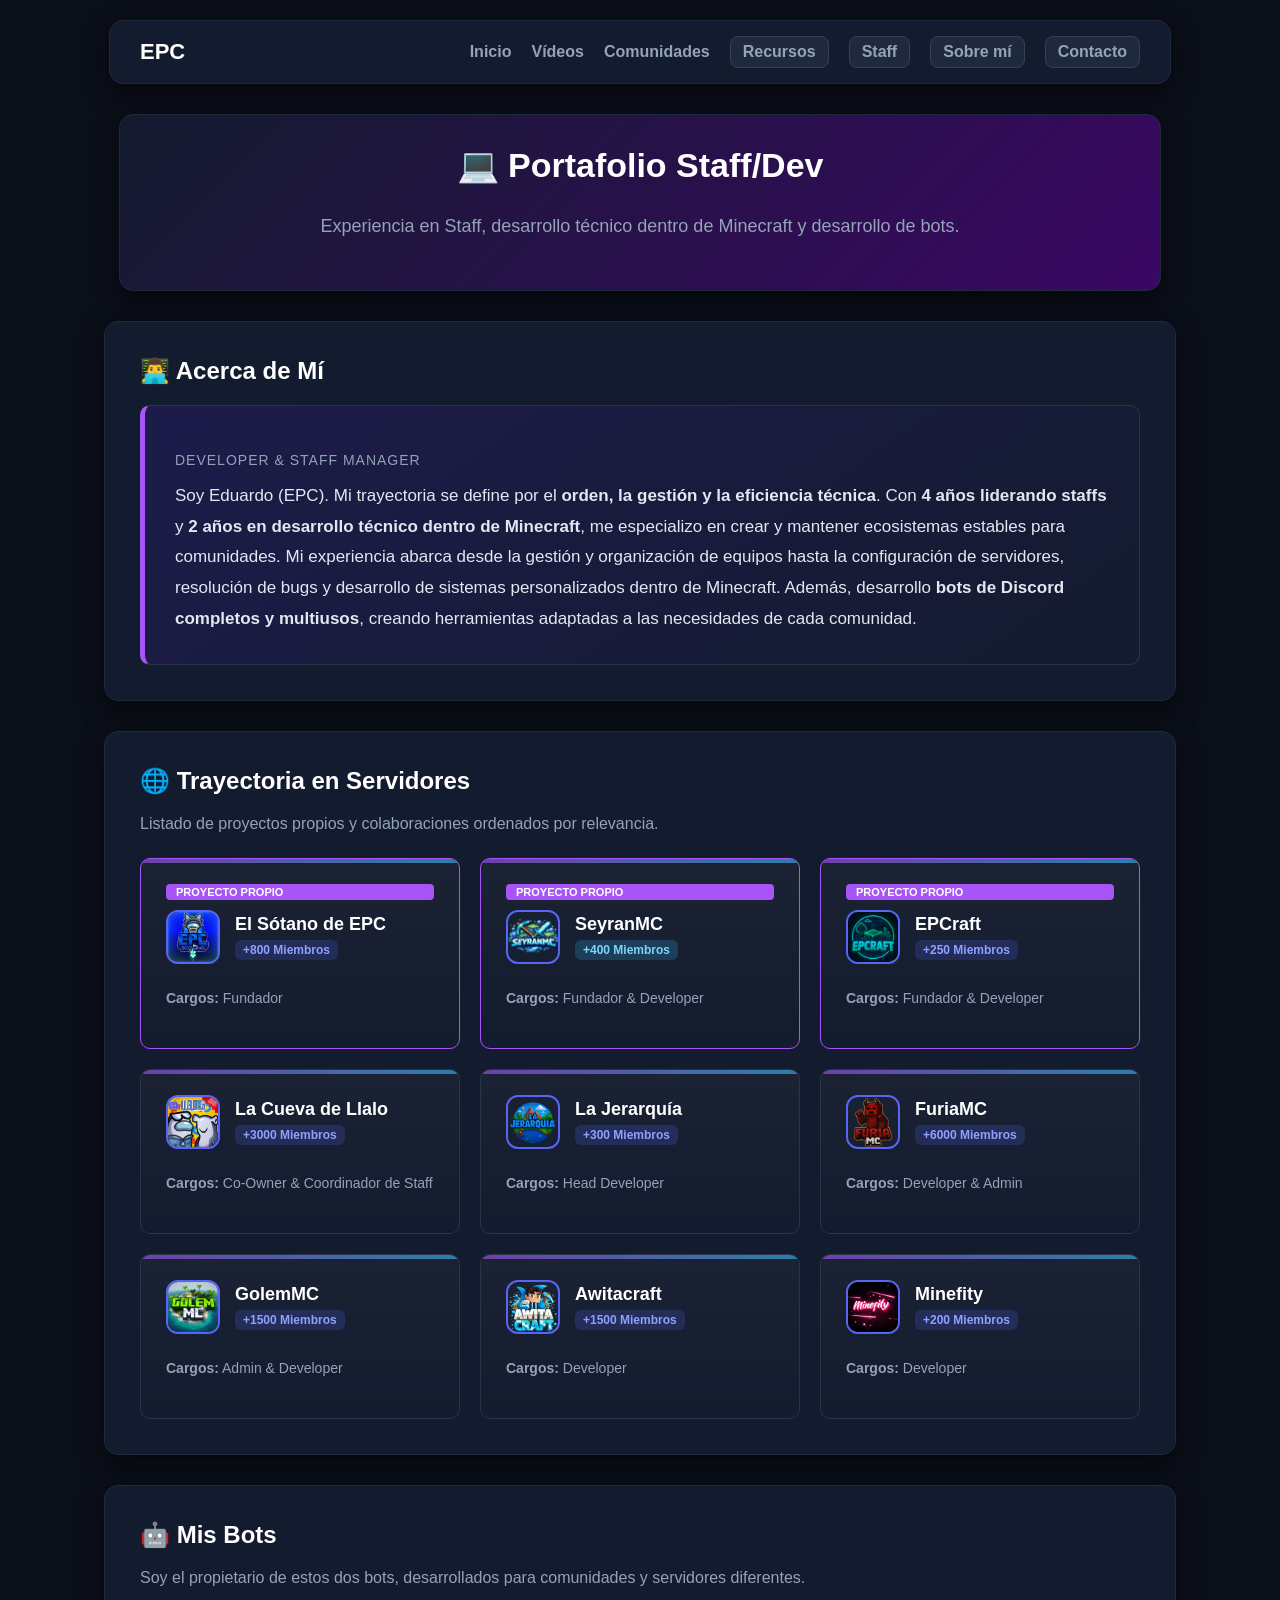
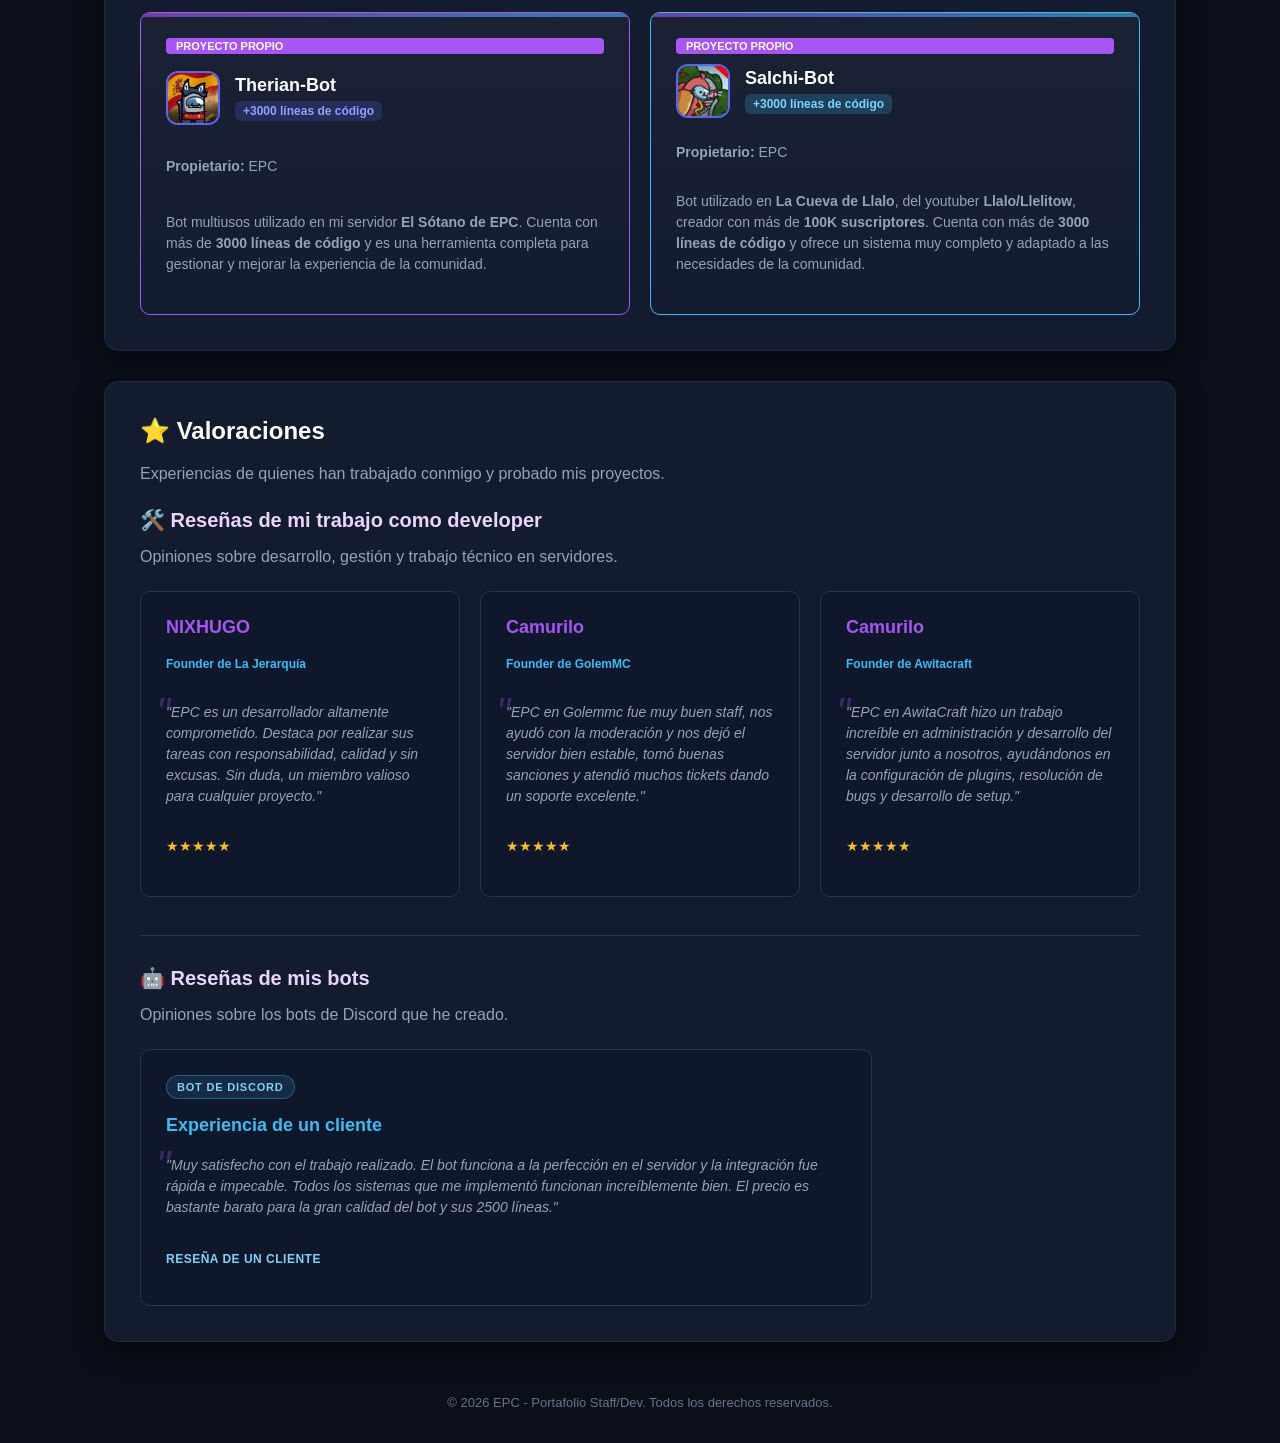
<file: staff.html>
<!DOCTYPE html>
<html lang="es">
<head>
    <meta charset="UTF-8">
    <meta name="viewport" content="width=device-width, initial-scale=1.0">
    <title>EPC - Portafolio Staff/Dev</title>
    <link rel="stylesheet" href="style.css">
    <style>
        /* Estilos extra de decoración específicos para esta página */
        .highlight-card {
            background: linear-gradient(145deg, #1e1b4b, #131b2e);
            border-left: 5px solid #a855f7 !important;
            padding: 30px;
        }

        .server-card {
            position: relative;
            overflow: hidden;
            background: linear-gradient(180deg, #1a2234 0%, #131b2e 100%);
        }

        .server-card::before {
            content: "";
            position: absolute;
            top: 0; left: 0; width: 100%; height: 4px;
            background: linear-gradient(90deg, #a855f7, #38bdf8);
            opacity: 0.6;
        }

        .badge-pro {
            background: #a855f7;
            color: white;
            padding: 2px 10px;
            border-radius: 4px;
            font-size: 11px;
            text-transform: uppercase;
            font-weight: bold;
            margin-bottom: 10px;
            display: inline-block;
        }

        .resenas-grupo + .resenas-grupo {
            margin-top: 38px;
            padding-top: 30px;
            border-top: 1px solid #283548;
        }

        .resenas-subtitulo {
            color: #e9d5ff;
            margin: 0 0 8px;
            font-size: 20px;
        }

        .resena-etiqueta {
            display: inline-block;
            width: fit-content;
            margin-bottom: 16px;
            padding: 5px 10px;
            border: 1px solid rgba(56, 189, 248, 0.35);
            border-radius: 999px;
            background: rgba(56, 189, 248, 0.12);
            color: #7dd3fc;
            font-size: 11px;
            font-weight: 700;
            letter-spacing: 0.8px;
            text-transform: uppercase;
        }

        .resena-bot-card {
            max-width: 680px;
            border-color: rgba(56, 189, 248, 0.32);
        }

        .resena-atribucion {
            color: #7dd3fc !important;
            font-size: 12px !important;
            font-weight: 700;
            letter-spacing: 0.5px;
            margin-top: 18px;
            text-transform: uppercase;
        }

        .resena-card {
            border-style: solid;
            border-width: 1px;
            border-color: #283548;
            background-color: #0f172a;
        }

        .resena-quote {
            font-style: italic;
            color: #cbd5e1;
            position: relative;
        }

        .resena-quote::before {
            content: '"';
            font-size: 40px;
            color: #a855f7;
            position: absolute;
            top: -20px;
            left: -10px;
            opacity: 0.3;
        }
    </style>
</head>
<body>

    <header>
        <div class="nav-brand">
            <span>EPC</span>
        </div>
        <nav>
            <a href="index.html#inicio">Inicio</a>
            <a href="index.html#videos">Vídeos</a>
            <a href="index.html#comunidades">Comunidades</a>
            <a href="recursos.html" class="dev-link">Recursos</a>
            <a href="staff.html" class="dev-link">Staff</a>
            <a href="sobre-mi.html" class="dev-link">Sobre mí</a>
            <a href="contacto.html" class="dev-link">Contacto</a>
        </nav>
    </header>

    <section class="hero recursos-hero">
        <div class="hero-content">
            <h1>💻 Portafolio Staff/Dev</h1>
            <p>Experiencia en Staff, desarrollo técnico dentro de Minecraft y desarrollo de bots.</p>
        </div>
    </section>

    <section id="sobre-mi">
        <h2>👨‍💻 Acerca de Mí</h2>
        <div class="tarjeta highlight-card" style="width: 100%; box-sizing: border-box;">
            <p style="color: #94a3b8; font-size: 14px; text-transform: uppercase; letter-spacing: 1px; margin-bottom: 10px;">Developer & Staff Manager</p>
            <p style="color: #e2e8f0; font-size: 17px; line-height: 1.8; margin: 0;">
                Soy Eduardo (EPC). Mi trayectoria se define por el <strong>orden, la gestión y la eficiencia técnica</strong>. Con <strong>4 años liderando staffs</strong> y <strong>2 años en desarrollo técnico dentro de Minecraft</strong>, me especializo en crear y mantener ecosistemas estables para comunidades. Mi experiencia abarca desde la gestión y organización de equipos hasta la configuración de servidores, resolución de bugs y desarrollo de sistemas personalizados dentro de Minecraft. Además, desarrollo <strong>bots de Discord completos y multiusos</strong>, creando herramientas adaptadas a las necesidades de cada comunidad.
            </p>
        </div>
    </section>

    <section id="servidores">
        <h2>🌐 Trayectoria en Servidores</h2>
        <p class="section-desc">Listado de proyectos propios y colaboraciones ordenados por relevancia.</p>
        
        <div class="tarjetas-container">
            
            <div class="tarjeta server-card" style="border-color: #a855f7;">
                <div class="badge-pro">PROYECTO PROPIO</div>
                <div class="comunidad-header">
                    <img src="sotano.jpg" alt="Sótano" class="comunidad-logo">
                    <div>
                        <h3>El Sótano de EPC</h3>
                        <span class="miembros-badge">+800 Miembros</span>
                    </div>
                </div>
                <p style="margin-top: 12px;"><strong>Cargos:</strong> Fundador</p>
            </div>

            <div class="tarjeta server-card" style="border-color: #a855f7;">
                <div class="badge-pro">PROYECTO PROPIO</div>
                <div class="comunidad-header">
                    <img src="seyran.png" alt="Seyran" class="comunidad-logo">
                    <div>
                        <h3>SeyranMC</h3>
                        <span class="miembros-badge minecraft-badge">+400 Miembros</span>
                    </div>
                </div>
                <p style="margin-top: 12px;"><strong>Cargos:</strong> Fundador & Developer</p>
            </div>

            <div class="tarjeta server-card" style="border-color: #a855f7;">
                <div class="badge-pro">PROYECTO PROPIO</div>
                <div class="comunidad-header">
                    <img src="logo_epcraft.png" alt="EPCraft" class="comunidad-logo">
                    <div>
                        <h3>EPCraft</h3>
                        <span class="miembros-badge">+250 Miembros</span>
                    </div>
                </div>
                <p style="margin-top: 12px;"><strong>Cargos:</strong> Fundador & Developer</p>
            </div>

            <div class="tarjeta server-card">
                <div class="comunidad-header">
                    <img src="logo_lleli.jpg" alt="La Cueva de Llalo" class="comunidad-logo">
                    <div>
                        <h3>La Cueva de Llalo</h3>
                        <span class="miembros-badge">+3000 Miembros</span>
                    </div>
                </div>
                <p style="margin-top: 12px;"><strong>Cargos:</strong> Co-Owner &amp; Coordinador de Staff</p>
            </div>

            <div class="tarjeta server-card">
                <div class="comunidad-header">
                    <img src="logo_jerarquia.png" alt="Jerarquía" class="comunidad-logo">
                    <div>
                        <h3>La Jerarquía</h3>
                        <span class="miembros-badge">+300 Miembros</span>
                    </div>
                </div>
                <p style="margin-top: 12px;"><strong>Cargos:</strong> Head Developer</p>
            </div>

            <div class="tarjeta server-card">
                <div class="comunidad-header">
                    <img src="logo_furiamc.png" alt="Furia" class="comunidad-logo">
                    <div>
                        <h3>FuriaMC</h3>
                        <span class="miembros-badge">+6000 Miembros</span>
                    </div>
                </div>
                <p style="margin-top: 12px;"><strong>Cargos:</strong> Developer & Admin</p>
            </div>

            <div class="tarjeta server-card">
                <div class="comunidad-header">
                    <img src="logo_golemmc.png" alt="Golem" class="comunidad-logo">
                    <div>
                        <h3>GolemMC</h3>
                        <span class="miembros-badge">+1500 Miembros</span>
                    </div>
                </div>
                <p style="margin-top: 12px;"><strong>Cargos:</strong> Admin & Developer</p>
            </div>

            <div class="tarjeta server-card">
                <div class="comunidad-header">
                    <img src="logo_awitacraft.png" alt="Awita" class="comunidad-logo">
                    <div>
                        <h3>Awitacraft</h3>
                        <span class="miembros-badge">+1500 Miembros</span>
                    </div>
                </div>
                <p style="margin-top: 12px;"><strong>Cargos:</strong> Developer</p>
            </div>

            <div class="tarjeta server-card">
                <div class="comunidad-header">
                    <img src="logo_minefity.png" alt="Minefity" class="comunidad-logo">
                    <div>
                        <h3>Minefity</h3>
                        <span class="miembros-badge">+200 Miembros</span>
                    </div>
                </div>
                <p style="margin-top: 12px;"><strong>Cargos:</strong> Developer</p>
            </div>

        </div>
    </section>


    <section id="bots">
        <h2>🤖 Mis Bots</h2>
        <p class="section-desc">Soy el propietario de estos dos bots, desarrollados para comunidades y servidores diferentes.</p>

        <div class="tarjetas-container">

            <div class="tarjeta server-card" style="border-color: #a855f7;">
                <div class="badge-pro">PROYECTO PROPIO</div>
                <div class="comunidad-header">
                    <img src="epc_españa.png" alt="Therian-Bot" class="comunidad-logo">
                    <div>
                        <h3>Therian-Bot</h3>
                        <span class="miembros-badge">+3000 líneas de código</span>
                    </div>
                </div>
                <p style="margin-top: 12px;">
                    <strong>Propietario:</strong> EPC
                </p>
                <p>
                    Bot multiusos utilizado en mi servidor <strong>El Sótano de EPC</strong>.
                    Cuenta con más de <strong>3000 líneas de código</strong> y es una herramienta completa
                    para gestionar y mejorar la experiencia de la comunidad.
                </p>
            </div>

            <div class="tarjeta server-card" style="border-color: #38bdf8;">
                <div class="badge-pro">PROYECTO PROPIO</div>
                <div class="comunidad-header">
                    <img src="Logo_Salchi-Bot.png" alt="Salchi-Bot" class="comunidad-logo">
                    <div>
                        <h3>Salchi-Bot</h3>
                        <span class="miembros-badge minecraft-badge">+3000 líneas de código</span>
                    </div>
                </div>
                <p style="margin-top: 12px;">
                    <strong>Propietario:</strong> EPC
                </p>
                <p>
                    Bot utilizado en <strong>La Cueva de Llalo</strong>, del youtuber
                    <strong>Llalo/Llelitow</strong>, creador con más de <strong>100K suscriptores</strong>.
                    Cuenta con más de <strong>3000 líneas de código</strong> y ofrece un sistema
                    muy completo y adaptado a las necesidades de la comunidad.
                </p>
            </div>

        </div>
    </section>

    <section id="resenas">
        <h2>⭐ Valoraciones</h2>
        <p class="section-desc">Experiencias de quienes han trabajado conmigo y probado mis proyectos.</p>

        <div class="resenas-grupo">
            <h3 class="resenas-subtitulo">🛠️ Reseñas de mi trabajo como developer</h3>
            <p class="section-desc">Opiniones sobre desarrollo, gestión y trabajo técnico en servidores.</p>

            <div class="tarjetas-container">
                <div class="tarjeta resena-card">
                    <h3 style="color: #a855f7;">NIXHUGO</h3>
                    <p style="color: #38bdf8; font-size: 12px; font-weight: bold; margin-bottom: 15px;">Founder de La Jerarquía</p>
                    <p class="resena-quote">"EPC es un desarrollador altamente comprometido. Destaca por realizar sus tareas con responsabilidad, calidad y sin excusas. Sin duda, un miembro valioso para cualquier proyecto."</p>
                    <p style="color: #fbbf24; margin-top: 15px;">★★★★★</p>
                </div>

                <div class="tarjeta resena-card">
                    <h3 style="color: #a855f7;">Camurilo</h3>
                    <p style="color: #38bdf8; font-size: 12px; font-weight: bold; margin-bottom: 15px;">Founder de GolemMC</p>
                    <p class="resena-quote">"EPC en Golemmc fue muy buen staff, nos ayudó con la moderación y nos dejó el servidor bien estable, tomó buenas sanciones y atendió muchos tickets dando un soporte excelente."</p>
                    <p style="color: #fbbf24; margin-top: 15px;">★★★★★</p>
                </div>

                <div class="tarjeta resena-card">
                    <h3 style="color: #a855f7;">Camurilo</h3>
                    <p style="color: #38bdf8; font-size: 12px; font-weight: bold; margin-bottom: 15px;">Founder de Awitacraft</p>
                    <p class="resena-quote">"EPC en AwitaCraft hizo un trabajo increíble en administración y desarrollo del servidor junto a nosotros, ayudándonos en la configuración de plugins, resolución de bugs y desarrollo de setup."</p>
                    <p style="color: #fbbf24; margin-top: 15px;">★★★★★</p>
                </div>
            </div>
        </div>

        <div class="resenas-grupo">
            <h3 class="resenas-subtitulo">🤖 Reseñas de mis bots</h3>
            <p class="section-desc">Opiniones sobre los bots de Discord que he creado.</p>

            <div class="tarjetas-container">
                <div class="tarjeta resena-card resena-bot-card">
                    <span class="resena-etiqueta">Bot de Discord</span>
                    <h3 style="color: #38bdf8;">Experiencia de un cliente</h3>
                    <p class="resena-quote">"Muy satisfecho con el trabajo realizado. El bot funciona a la perfección en el servidor y la integración fue rápida e impecable. Todos los sistemas que me implementó funcionan increíblemente bien. El precio es bastante barato para la gran calidad del bot y sus 2500 líneas."</p>
                    <p class="resena-atribucion">Reseña de un cliente</p>
                </div>
            </div>
        </div>
    </section>

    <footer>
        <p>© 2026 EPC - Portafolio Staff/Dev. Todos los derechos reservados.</p>
    </footer>

</body>
</html>
</file>
<file: style.css>
/* Efecto de desplazamiento suave al hacer clic en el menú */
html {
    scroll-behavior: smooth;
}

/* Estilo general oscuro y moderno estilo Dev */
body {
    background-color: #0b0f19;
    color: #e2e8f0;
    font-family: 'Segoe UI', Tahoma, Geneva, Verdana, sans-serif;
    margin: 0;
    padding: 20px;
    display: flex;
    flex-direction: column;
    align-items: center;
}

/* Cabecera / Menú de Navegación */
header {
    width: 100%;
    max-width: 1000px;
    display: flex;
    justify-content: space-between;
    align-items: center;
    background-color: #131b2e;
    padding: 15px 30px;
    border-radius: 14px;
    box-shadow: 0 8px 24px rgba(0, 0, 0, 0.6);
    margin-bottom: 30px;
    border: 1px solid #1f293d;
}

.nav-brand span {
    font-size: 22px;
    font-weight: bold;
    color: #fff;
}

nav {
    display: flex;
    align-items: center;
    gap: 20px;
}

nav a {
    color: #94a3b8;
    text-decoration: none;
    font-weight: 600;
    transition: color 0.2s ease;
}

nav a:hover {
    color: #a855f7;
}

.active-nav {
    color: #a855f7 !important;
    border-bottom: 2px solid #a855f7;
    padding-bottom: 2px;
}

.dev-link {
    background-color: #1f293d;
    padding: 6px 12px;
    border-radius: 8px;
    border: 1px solid #374151;
}

/* Secciones generales */
section {
    width: 100%;
    max-width: 1000px;
    background-color: #131b2e;
    padding: 35px;
    border-radius: 14px;
    box-shadow: 0 8px 24px rgba(0, 0, 0, 0.6);
    margin-bottom: 30px;
    border: 1px solid #1f293d;
}

.hero {
    background: linear-gradient(135deg, #131b2e 0%, #1e1b4b 100%);
    text-align: center;
    padding: 45px 20px;
}

.recursos-hero {
    background: linear-gradient(135deg, #131b2e 0%, #3b0764 100%) !important;
    padding: 30px 20px !important;
    margin-bottom: 30px;
}

/* Logo principal grande en Hero */
.logo-grande-container {
    margin-bottom: 20px;
}

.logo-grande-img {
    width: 110px;
    height: 110px;
    object-fit: cover;
    border-radius: 50%;
    border: 3px solid #a855f7;
    box-shadow: 0 4px 20px rgba(168, 85, 247, 0.4);
}

.hero h1 {
    font-size: 34px;
    color: #fff;
    margin-top: 0;
}

.hero p {
    color: #94a3b8;
    font-size: 18px;
    max-width: 650px;
    margin: 0 auto 20px auto;
    line-height: 1.5;
}

.hero p strong {
    color: #fff;
}

/* Insignia de Ranking y Stats */
.ranking-badge {
    display: inline-block;
    background-color: rgba(168, 85, 247, 0.15);
    color: #d8b4fe;
    padding: 8px 16px;
    border-radius: 20px;
    border: 1px solid rgba(168, 85, 247, 0.3);
    font-size: 14px;
    margin-bottom: 25px;
}

.hero-buttons {
    display: flex;
    justify-content: center;
    gap: 15px;
    flex-wrap: wrap;
}

/* Títulos */
h2 {
    color: #fff;
    margin-top: 0;
    font-size: 24px;
}

.section-desc {
    color: #94a3b8;
    margin-bottom: 25px;
}

/* Botones genéricos */
.btn {
    display: inline-block;
    padding: 10px 20px;
    border-radius: 8px;
    text-decoration: none;
    font-weight: bold;
    transition: transform 0.2s ease, opacity 0.2s ease;
}

.btn.primary {
    background-color: #a855f7;
    color: white;
}

.btn.secondary {
    background-color: #1f293d;
    color: #e2e8f0;
    border: 1px solid #374151;
}

.btn.discord-btn {
    background-color: #5865F2;
    color: white;
    margin-top: 15px;
    text-align: center;
}

.btn:hover {
    transform: translateY(-2px);
    opacity: 0.9;
}

/* Contenedor de Tarjetas */
.tarjetas-container {
    display: flex;
    gap: 20px;
    flex-wrap: wrap;
}

.tarjeta {
    background-color: #1a2234;
    padding: 25px;
    border-radius: 10px;
    flex: 1;
    min-width: 260px;
    border: 1px solid #283548;
    transition: transform 0.2s ease, border-color 0.2s ease;
    display: flex;
    flex-direction: column;
    justify-content: space-between;
}

.tarjeta:hover {
    transform: translateY(-5px);
    border-color: #a855f7;
}

.tarjeta h3 {
    margin-top: 0;
    color: #fff;
    font-size: 18px;
    margin-bottom: 5px;
}

.tarjeta p {
    color: #94a3b8;
    font-size: 14px;
    line-height: 1.5;
}

/* Galería Grid para la sección de Recursos */
.galeria-grid {
    display: grid;
    grid-template-columns: repeat(auto-fill, minmax(200px, 1fr));
    gap: 22px;
    margin-top: 20px;
}

.galeria-item {
    background: linear-gradient(145deg, #161f33, #111827);
    border: 1px solid #283548;
    border-radius: 14px;
    padding: 20px;
    text-align: center;
    transition: all 0.3s ease;
    box-shadow: 0 4px 15px rgba(0, 0, 0, 0.4);
}

.galeria-item:hover {
    transform: translateY(-6px);
    border-color: #a855f7;
    box-shadow: 0 8px 25px rgba(168, 85, 247, 0.25);
}

.galeria-item img {
    width: 100%;
    height: 150px;
    object-fit: contain;
    border-radius: 10px;
    margin-bottom: 12px;
    background-color: rgba(0, 0, 0, 0.2);
    padding: 5px;
}

.galeria-item h4 {
    color: #f1f5f9;
    font-size: 15px;
    margin: 0;
    font-weight: 600;
}

/* Estilos específicos para la sección de Comunidades con logo e info */
.comunidad-header {
    display: flex;
    align-items: center;
    gap: 15px;
    margin-bottom: 12px;
}

.comunidad-logo {
    width: 50px;
    height: 50px;
    object-fit: cover;
    border-radius: 12px;
    border: 2px solid #5865F2;
}

.miembros-badge {
    display: inline-block;
    background-color: rgba(88, 101, 242, 0.2);
    color: #8ea1ff;
    font-size: 12px;
    padding: 3px 8px;
    border-radius: 6px;
    font-weight: bold;
}

.minecraft-badge {
    background-color: rgba(56, 189, 248, 0.2);
    color: #7dd3fc;
}

/* Etiquetas dentro de tarjetas de vídeo */
.video-tag {
    background-color: #374151;
    color: #cbd5e1;
    font-size: 11px;
    padding: 4px 8px;
    border-radius: 4px;
    width: fit-content;
    margin-bottom: 12px;
    font-weight: bold;
}

.video-tag.viral {
    background-color: #7c2d12;
    color: #fdba74;
}

.video-tag.edicion {
    background-color: #1e3a8a;
    color: #93c5fd;
}

.video-tag.tier {
    background-color: #3b0764;
    color: #d8b4fe;
}

.link-btn {
    color: #a855f7;
    text-decoration: none;
    font-weight: bold;
    font-size: 14px;
    margin-top: 15px;
    display: inline-block;
}

.link-btn:hover {
    text-decoration: underline;
}

/* Zona Dev (Apartado secundario diferenciado) */
.dev-section {
    border: 1px dashed #4b5563;
    background-color: #0f172a;
}

.dev-badge {
    background-color: #1e293b;
    color: #38bdf8;
    font-size: 12px;
    padding: 4px 10px;
    border-radius: 20px;
    width: fit-content;
    margin-bottom: 10px;
    font-weight: bold;
    border: 1px solid #0284c7;
}

.dev-card {
    background-color: #131b2e;
}

/* Pie de página */
footer {
    text-align: center;
    color: #64748b;
    font-size: 13px;
    margin-top: 10px;
}
</file>
